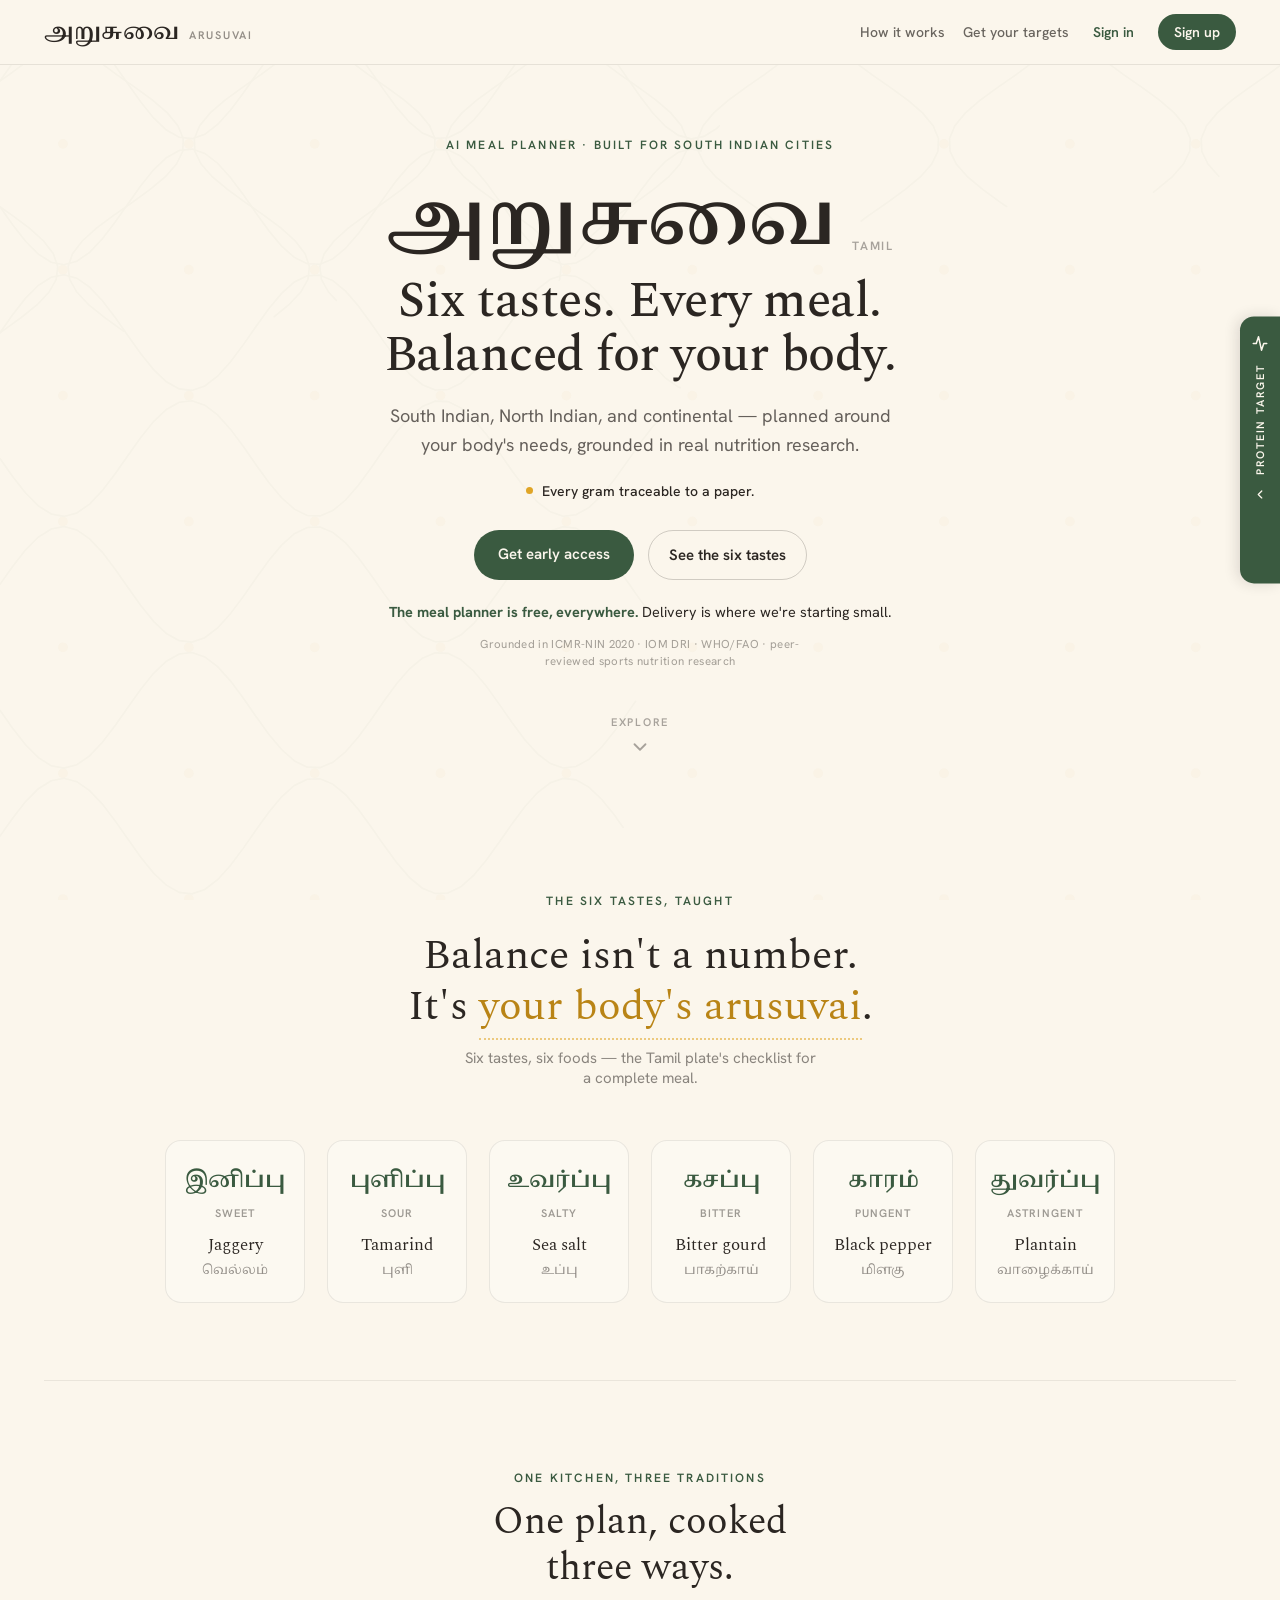
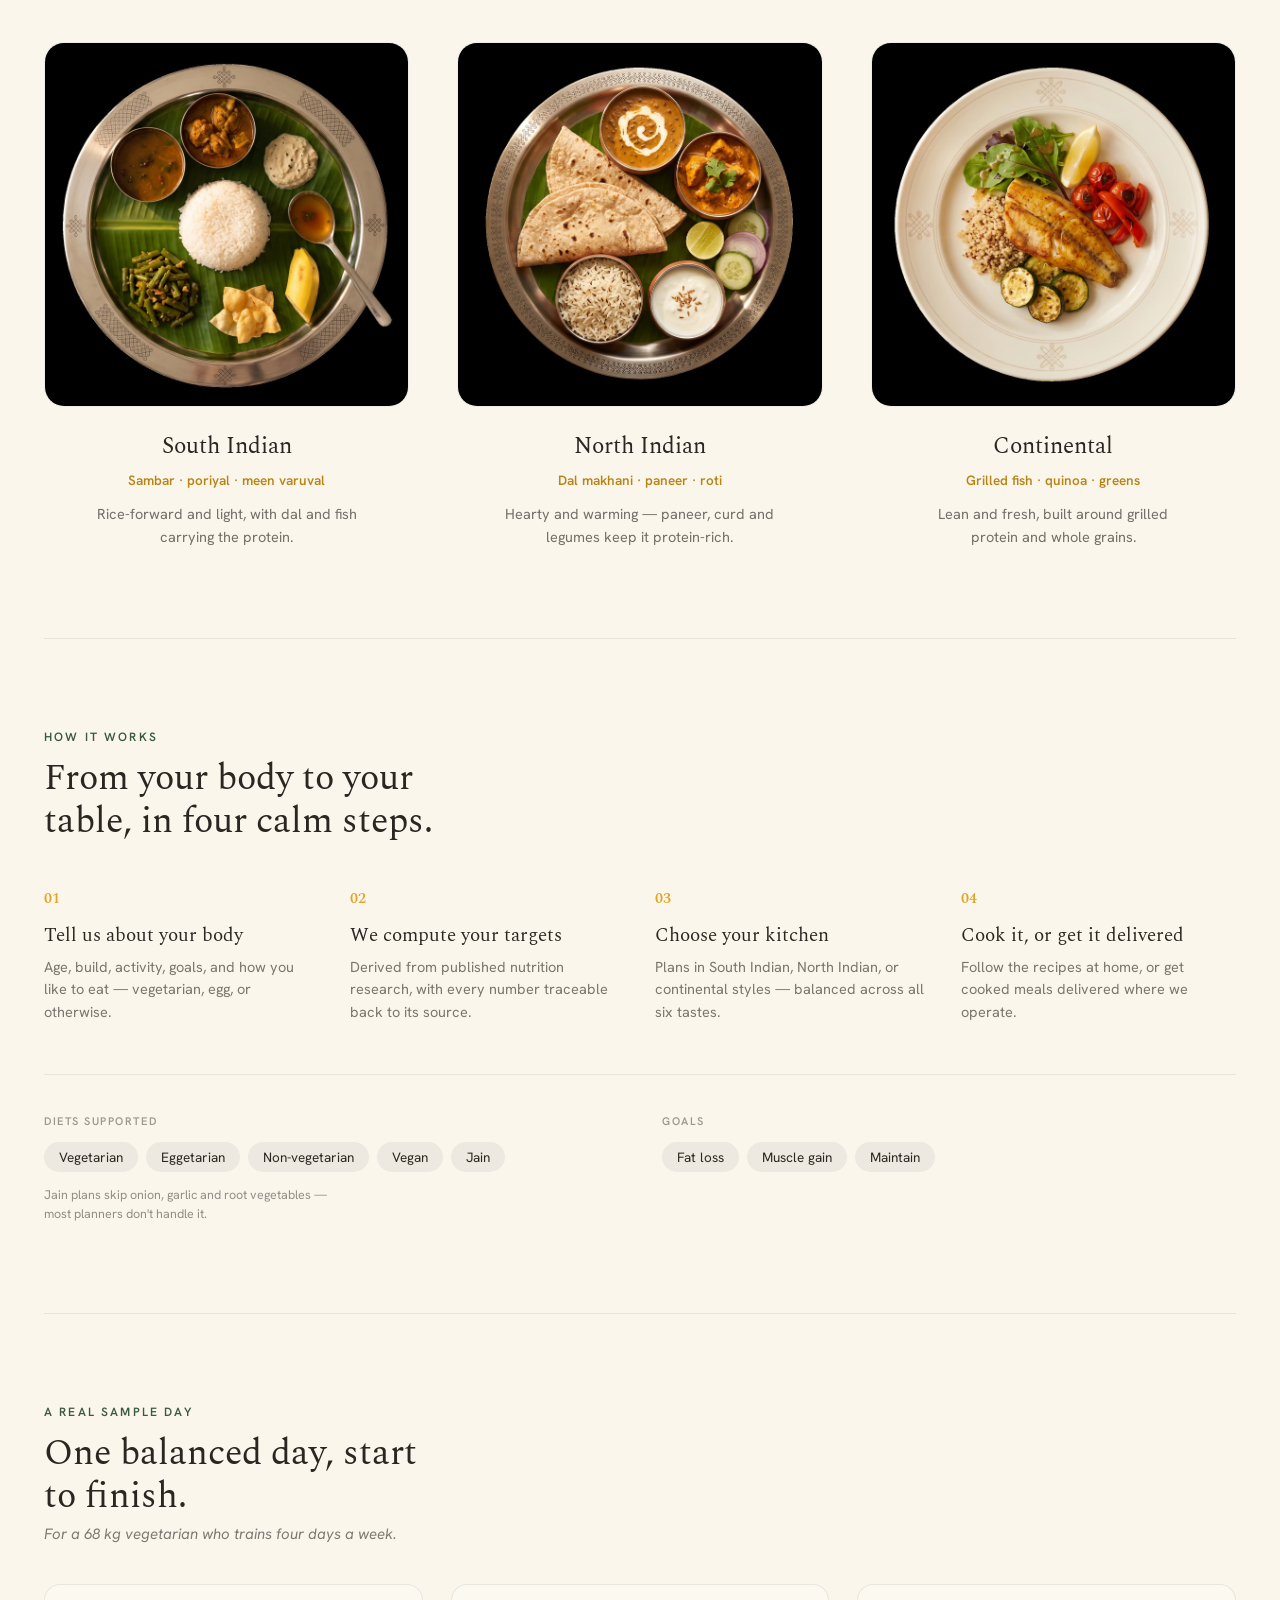
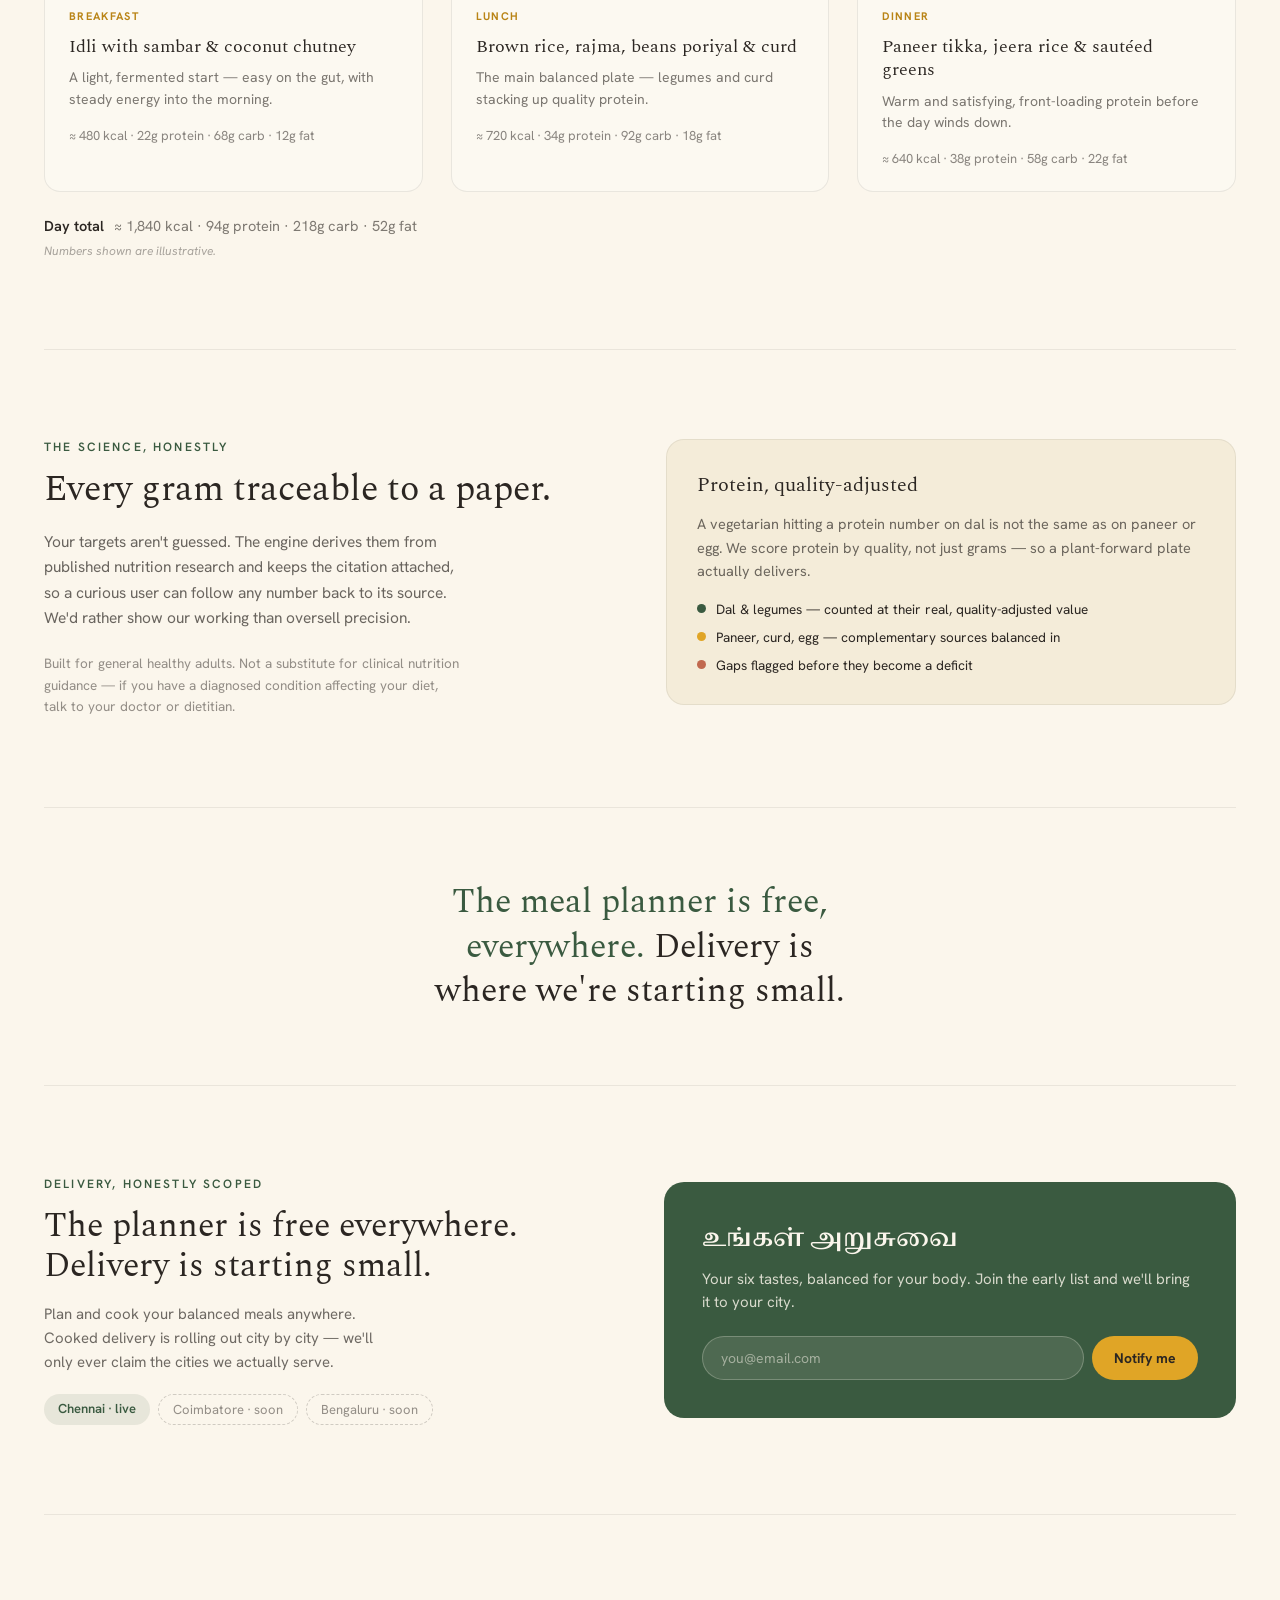
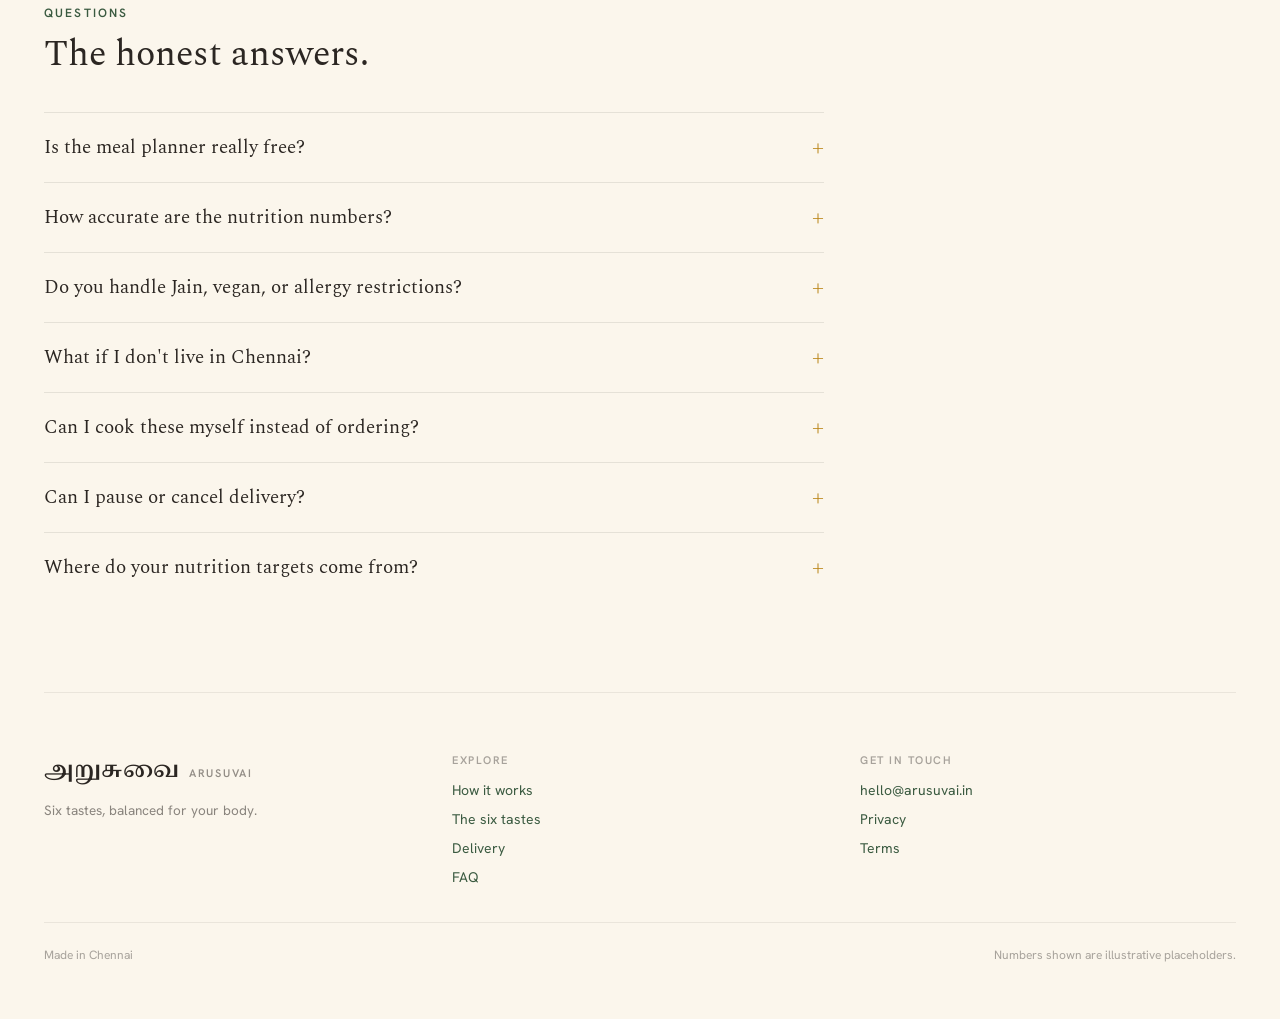
<file: web/index.html>
<!DOCTYPE html>
<html lang="en">
<head>
<meta charset="utf-8">
<meta name="viewport" content="width=device-width, initial-scale=1">
<title>Arusuvai · Six tastes, balanced for your body</title>
<meta name="description" content="An AI meal planner for South Indian cities. South Indian, North Indian and continental meal plans, personalised to your body and grounded in published nutrition research.">
<link rel="preconnect" href="https://fonts.googleapis.com">
<link rel="preconnect" href="https://fonts.gstatic.com" crossorigin>
<link href="https://fonts.googleapis.com/css2?family=Spectral:ital,wght@0,400;0,500;0,600;1,400&family=Hanken+Grotesk:wght@400;500;600;700&family=Noto+Serif+Tamil:wght@400;500;600;700&family=Noto+Serif+Telugu:wght@400;600&family=Noto+Serif+Kannada:wght@400;600&family=Noto+Serif+Malayalam:wght@400;600&display=swap" rel="stylesheet">
<link rel="stylesheet" href="styles.css">
</head>
<body>

<!-- ============ SCROLL-FORMED KOLAM BACKGROUND ============ -->
<!-- The pulli-and-line dot grid drawn at Tamil thresholds; here it breathes:
     draws itself in, holds, unravels. Built in app.js so no image is shipped. -->
<div id="kolam" aria-hidden="true"></div>

<!-- ============ PROTEIN CALCULATOR DOCK (slide-out) ============ -->
<!-- NOTE: this is an illustrative landing-page demo, not the product's target
     engine. The real per-user targets are computed deterministically in the
     Python backend (core/nutrition); the web layer never determines the
     quantities a user relies on. The g/kg factor here is a public rule of
     thumb from Morton et al., shown to convey the product's character. -->
<div id="calcDock" class="calc-dock">
  <div class="calc-panel">
    <div class="calc-card">
      <div class="calc-kicker">Protein target</div>
      <div class="calc-lede">A three-second demo of how targets are set.</div>
      <div class="calc-sentence">
        I weigh <input id="calcWeight" class="w" type="number" min="0" max="250" value="68" aria-label="body weight in kilograms" /> kg and train
        <input id="calcDays" class="d" type="number" min="0" max="7" value="4" aria-label="training days per week" /> days a week.
      </div>
      <div class="calc-result">
        <div class="val">Your protein target: <strong><span id="calcTarget">109</span> g/day</strong></div>
        <div class="calc-cite"><span id="calcFactor">1.6</span> g/kg — Morton et al., meta-analysis of 49 trials</div>
      </div>
    </div>
  </div>
  <button id="calcToggle" class="calc-toggle" aria-expanded="false" aria-controls="calcDock" aria-label="Toggle protein calculator">
    <svg width="18" height="18" viewBox="0 0 24 24" fill="none" stroke="currentColor" stroke-width="2" stroke-linecap="round" stroke-linejoin="round"><path d="M3 12h4l3-9 4 18 3-9h4"></path></svg>
    <span class="lbl">Protein target</span>
    <svg class="chev" width="14" height="14" viewBox="0 0 24 24" fill="none" stroke="currentColor" stroke-width="2.2" stroke-linecap="round" stroke-linejoin="round"><path d="M15 18l-6-6 6-6"></path></svg>
  </button>
</div>

<!-- ============ HEADER ============ -->
<header id="siteHeader" class="site-header">
  <div class="header-inner">
    <div class="brand">
      <span class="brand-ta">அறுசுவை</span>
      <span class="brand-latin">arusuvai</span>
    </div>
    <!-- Rendered by web/header.js, which owns the anonymous/onboarding/
         authenticated states for all three routes. Empty in static markup so
         there is exactly one place a nav item can be written. -->
    <nav class="app-nav" id="appNav" aria-label="Primary"></nav>
  </div>
  <div class="header-rule" aria-hidden="true"></div>
</header>

<div class="wrap">

  <!-- ============ HERO ============ -->
  <section class="hero no-rule">
    <div class="eyebrow">AI meal planner · built for South Indian cities</div>

    <div class="morph-row">
      <span id="morphWord" class="morph-word">அறுசுவை</span>
      <span id="morphLang" class="morph-lang">Tamil</span>
    </div>

    <h1 class="hero-title">Six tastes. Every meal.<br>Balanced for your body.</h1>

    <p class="hero-sub">South Indian, North Indian, and continental — planned around your body's needs, grounded in real nutrition research.</p>

    <div class="cred-line">
      <span class="cred-dot"></span>
      <span>Every gram traceable to a paper.</span>
    </div>

    <div class="cta-row">
      <a href="#early" class="cta cta-solid">Get early access</a>
      <a href="#bloom" class="cta cta-ghost">See the six tastes</a>
    </div>

    <div class="free-line"><strong>The meal planner is free, everywhere.</strong> Delivery is where we're starting small.</div>
    <div class="cred-strip">Grounded in ICMR-NIN 2020 · IOM DRI · WHO/FAO · peer-reviewed sports nutrition research</div>

    <a href="#bloom" class="scroll-cue" aria-label="Scroll to explore the six tastes">
      <span>Explore</span>
      <svg width="22" height="22" viewBox="0 0 24 24" fill="none" stroke="currentColor" stroke-width="2" stroke-linecap="round" stroke-linejoin="round"><path d="M6 9l6 6 6-6"></path></svg>
    </a>
  </section>

  <!-- ============ SIX-FOOD BLOOM ============ -->
  <section id="bloom" class="bloom no-rule">
    <div class="eyebrow">The six tastes, taught</div>
    <h2>Balance isn't a number.<br>It's <span class="accent">your body's arusuvai</span>.</h2>
    <p class="bloom-lede">Six tastes, six foods — the Tamil plate's checklist for a complete meal.</p>

    <div id="bloomGrid" class="bloom-grid">
      <div class="bloom-card"><div class="ta">இனிப்பு</div><div class="taste">Sweet</div><div class="food">Jaggery</div><div class="foodta">வெல்லம்</div></div>
      <div class="bloom-card"><div class="ta">புளிப்பு</div><div class="taste">Sour</div><div class="food">Tamarind</div><div class="foodta">புளி</div></div>
      <div class="bloom-card"><div class="ta">உவர்ப்பு</div><div class="taste">Salty</div><div class="food">Sea salt</div><div class="foodta">உப்பு</div></div>
      <div class="bloom-card"><div class="ta">கசப்பு</div><div class="taste">Bitter</div><div class="food">Bitter gourd</div><div class="foodta">பாகற்காய்</div></div>
      <div class="bloom-card"><div class="ta">காரம்</div><div class="taste">Pungent</div><div class="food">Black pepper</div><div class="foodta">மிளகு</div></div>
      <div class="bloom-card"><div class="ta">துவர்ப்பு</div><div class="taste">Astringent</div><div class="food">Plantain</div><div class="foodta">வாழைக்காய்</div></div>
    </div>
  </section>

  <!-- ============ ONE KITCHEN, THREE TRADITIONS ============ -->
  <section id="kitchens" class="traditions">
    <div class="head">
      <div class="eyebrow sec-eyebrow">One kitchen, three traditions</div>
      <h2 class="sec-title">One plan, cooked three ways.</h2>
    </div>
    <div class="trad-grid">
      <div class="trad-card">
        <div class="trad-plate"><img src="assets/si.jpg" alt="South Indian plate" loading="lazy" onerror="this.remove()"></div>
        <div class="trad-name">South Indian</div>
        <div class="trad-dishes">Sambar · poriyal · meen varuval</div>
        <p class="trad-note">Rice-forward and light, with dal and fish carrying the protein.</p>
      </div>
      <div class="trad-card">
        <div class="trad-plate"><img src="assets/nt.jpg" alt="North Indian plate" loading="lazy" onerror="this.remove()"></div>
        <div class="trad-name">North Indian</div>
        <div class="trad-dishes">Dal makhani · paneer · roti</div>
        <p class="trad-note">Hearty and warming — paneer, curd and legumes keep it protein-rich.</p>
      </div>
      <div class="trad-card">
        <div class="trad-plate"><img src="assets/ct.jpg" alt="Continental plate" loading="lazy" onerror="this.remove()"></div>
        <div class="trad-name">Continental</div>
        <div class="trad-dishes">Grilled fish · quinoa · greens</div>
        <p class="trad-note">Lean and fresh, built around grilled protein and whole grains.</p>
      </div>
    </div>
  </section>

  <!-- ============ HOW IT WORKS ============ -->
  <section id="how" class="how">
    <div class="eyebrow">How it works</div>
    <h2 class="sec-title">From your body to your table, in four calm steps.</h2>
    <div class="steps-grid">
      <div class="step"><div class="n">01</div><div class="t">Tell us about your body</div><div class="b">Age, build, activity, goals, and how you like to eat — vegetarian, egg, or otherwise.</div></div>
      <div class="step"><div class="n">02</div><div class="t">We compute your targets</div><div class="b">Derived from published nutrition research, with every number traceable back to its source.</div></div>
      <div class="step"><div class="n">03</div><div class="t">Choose your kitchen</div><div class="b">Plans in South Indian, North Indian, or continental styles — balanced across all six tastes.</div></div>
      <div class="step"><div class="n">04</div><div class="t">Cook it, or get it delivered</div><div class="b">Follow the recipes at home, or get cooked meals delivered where we operate.</div></div>
    </div>

    <div class="facts">
      <div class="col">
        <div class="lbl">Diets supported</div>
        <div class="tag-row">
          <span class="tag">Vegetarian</span>
          <span class="tag">Eggetarian</span>
          <span class="tag">Non-vegetarian</span>
          <span class="tag">Vegan</span>
          <span class="tag">Jain</span>
        </div>
        <div class="fine">Jain plans skip onion, garlic and root vegetables — most planners don't handle it.</div>
      </div>
      <div class="col">
        <div class="lbl">Goals</div>
        <div class="tag-row">
          <span class="tag">Fat loss</span>
          <span class="tag">Muscle gain</span>
          <span class="tag">Maintain</span>
        </div>
      </div>
    </div>
  </section>

  <!-- ============ A REAL SAMPLE DAY ============ -->
  <section id="sampleday" class="sample">
    <div class="eyebrow">A real sample day</div>
    <h2 class="sec-title">One balanced day, start to finish.</h2>
    <div class="who">For a 68 kg vegetarian who trains four days a week.</div>
    <div class="meal-grid">
      <div class="meal-card"><div class="meal">Breakfast</div><div class="dish">Idli with sambar &amp; coconut chutney</div><p class="desc">A light, fermented start — easy on the gut, with steady energy into the morning.</p><div class="stat">≈ 480 kcal · 22g protein · 68g carb · 12g fat</div></div>
      <div class="meal-card"><div class="meal">Lunch</div><div class="dish">Brown rice, rajma, beans poriyal &amp; curd</div><p class="desc">The main balanced plate — legumes and curd stacking up quality protein.</p><div class="stat">≈ 720 kcal · 34g protein · 92g carb · 18g fat</div></div>
      <div class="meal-card"><div class="meal">Dinner</div><div class="dish">Paneer tikka, jeera rice &amp; sautéed greens</div><p class="desc">Warm and satisfying, front-loading protein before the day winds down.</p><div class="stat">≈ 640 kcal · 38g protein · 58g carb · 22g fat</div></div>
    </div>
    <div class="day-total"><strong>Day total</strong><span class="num">≈ 1,840 kcal · 94g protein · 218g carb · 52g fat</span></div>
    <div class="illus">Numbers shown are illustrative.</div>
  </section>

  <!-- ============ SCIENCE ============ -->
  <section class="science">
    <div class="science-grid">
      <div class="col">
        <div class="eyebrow sec-eyebrow">The science, honestly</div>
        <h2 class="sec-title">Every gram traceable to a paper.</h2>
        <p class="lede">Your targets aren't guessed. The engine derives them from published nutrition research and keeps the citation attached, so a curious user can follow any number back to its source. We'd rather show our working than oversell precision.</p>
        <p class="scope">Built for general healthy adults. Not a substitute for clinical nutrition guidance — if you have a diagnosed condition affecting your diet, talk to your doctor or dietitian.</p>
      </div>
      <div class="col">
        <div class="quality-card">
          <h3>Protein, quality-adjusted</h3>
          <p>A vegetarian hitting a protein number on dal is not the same as on paneer or egg. We score protein by quality, not just grams — so a plant-forward plate actually delivers.</p>
          <div class="quality-list">
            <div><span class="dot" style="background:#3A5A40"></span>Dal &amp; legumes — counted at their real, quality-adjusted value</div>
            <div><span class="dot" style="background:#E0A526"></span>Paneer, curd, egg — complementary sources balanced in</div>
            <div><span class="dot" style="background:#C1694F"></span>Gaps flagged before they become a deficit</div>
          </div>
        </div>
      </div>
    </div>
  </section>

  <!-- ============ FREE PLANNER BAND ============ -->
  <section class="free-band">
    <p><span class="accent">The meal planner is free, everywhere.</span> Delivery is where we're starting small.</p>
  </section>

  <!-- ============ DELIVERY ============ -->
  <section id="early" class="delivery">
    <div class="delivery-grid">
      <div class="col">
        <div class="eyebrow sec-eyebrow">Delivery, honestly scoped</div>
        <h2 class="sec-title">The planner is free everywhere. Delivery is starting small.</h2>
        <p>Plan and cook your balanced meals anywhere. Cooked delivery is rolling out city by city — we'll only ever claim the cities we actually serve.</p>
        <div class="city-row">
          <span class="city live">Chennai · live</span>
          <span class="city soon">Coimbatore · soon</span>
          <span class="city soon">Bengaluru · soon</span>
        </div>
      </div>
      <div class="early-card">
        <div class="ta">உங்கள் அறுசுவை</div>
        <p>Your six tastes, balanced for your body. Join the early list and we'll bring it to your city.</p>
        <form class="early-form" id="earlyForm">
          <input type="email" placeholder="you@email.com" aria-label="email address" required>
          <button type="submit">Notify me</button>
        </form>
      </div>
    </div>
  </section>

  <!-- ============ FAQ ============ -->
  <section id="faq" class="faq">
    <div class="eyebrow">Questions</div>
    <h2 class="sec-title">The honest answers.</h2>
    <div class="faq-list" id="faqList">
      <div class="faq-item">
        <button class="faq-q" aria-expanded="false"><span>Is the meal planner really free?</span><span class="sign">+</span></button>
        <div class="faq-a"><p>Yes. Building and following your plan costs nothing, everywhere. We only charge for cooked delivery, and only in the cities we actually serve.</p></div>
      </div>
      <div class="faq-item">
        <button class="faq-q" aria-expanded="false"><span>How accurate are the nutrition numbers?</span><span class="sign">+</span></button>
        <div class="faq-a"><p>They come from published research and standard food-composition tables — careful estimates, not lab measurements. Good enough to guide real decisions, and every figure shows its source.</p></div>
      </div>
      <div class="faq-item">
        <button class="faq-q" aria-expanded="false"><span>Do you handle Jain, vegan, or allergy restrictions?</span><span class="sign">+</span></button>
        <div class="faq-a"><p>Yes. Vegetarian, eggetarian, non-veg, vegan and Jain (no onion, garlic or root vegetables) are all supported, and you can exclude specific ingredients.</p></div>
      </div>
      <div class="faq-item">
        <button class="faq-q" aria-expanded="false"><span>What if I don't live in Chennai?</span><span class="sign">+</span></button>
        <div class="faq-a"><p>The planner works anywhere. Cooked delivery is live in Chennai and rolling out city by city — join the early list and we'll tell you when we reach you.</p></div>
      </div>
      <div class="faq-item">
        <button class="faq-q" aria-expanded="false"><span>Can I cook these myself instead of ordering?</span><span class="sign">+</span></button>
        <div class="faq-a"><p>Absolutely. Every plan comes with recipes written for a home kitchen. Delivery is an option, never a requirement.</p></div>
      </div>
      <div class="faq-item">
        <button class="faq-q" aria-expanded="false"><span>Can I pause or cancel delivery?</span><span class="sign">+</span></button>
        <div class="faq-a"><p>Any time, no lock-in. Pause for a week or stop entirely from your account.</p></div>
      </div>
      <div class="faq-item">
        <button class="faq-q" aria-expanded="false"><span>Where do your nutrition targets come from?</span><span class="sign">+</span></button>
        <div class="faq-a"><p>ICMR-NIN 2020 for Indian requirements, IOM DRI and WHO/FAO for macros, and peer-reviewed sports-nutrition meta-analyses for protein and activity.</p></div>
      </div>
    </div>
  </section>

  <!-- ============ FOOTER ============ -->
  <footer class="site-footer">
    <div class="footer-grid">
      <div class="col footer-brand">
        <div class="brand">
          <span class="brand-ta">அறுசுவை</span>
          <span class="brand-latin">arusuvai</span>
        </div>
        <p>Six tastes, balanced for your body.</p>
      </div>
      <div class="col">
        <div class="lbl">Explore</div>
        <div class="footer-links">
          <a href="#how">How it works</a>
          <a href="#bloom">The six tastes</a>
          <a href="#early">Delivery</a>
          <a href="#faq">FAQ</a>
        </div>
      </div>
      <div class="col">
        <div class="lbl">Get in touch</div>
        <div class="footer-links">
          <a href="mailto:hello@arusuvai.in">hello@arusuvai.in</a>
          <a href="#">Privacy</a>
          <a href="#">Terms</a>
        </div>
      </div>
    </div>
    <div class="footer-bottom">
      <span>Made in Chennai</span>
      <span>Numbers shown are illustrative placeholders.</span>
    </div>
  </footer>
</div>

<!-- ============ AUTH MODAL ============ -->
<div id="authOverlay" class="modal-overlay" hidden>
  <div class="modal" role="dialog" aria-modal="true" aria-labelledby="authTitle">
    <button id="authClose" class="modal-close" aria-label="Close">×</button>
    <div class="brand">
      <span class="brand-ta">அறுசுவை</span>
      <span class="brand-latin">arusuvai</span>
    </div>
    <h2 id="authTitle">Welcome back</h2>
    <p id="authSub" class="sub">Sign in to pick up your plan where you left off.</p>
    <p class="ob-error" id="authError" hidden></p>
    <form class="fields">
      <label>
        <span>Email</span>
        <input type="email" id="authEmail" placeholder="you@email.com" required>
      </label>
      <label>
        <span>Password</span>
        <input type="password" id="authPassword" placeholder="••••••••" minlength="8" required>
      </label>
      <button type="submit" id="authCta" class="submit">Sign in</button>
    </form>
    <div class="switch">
      <span id="authSwitchLabel">New to Arusuvai?</span>
      <button type="button" id="authSwitch">Create an account</button>
    </div>
  </div>
</div>

<script src="auth.js"></script>
<script src="header.js"></script>
<script src="app.js"></script>
</body>
</html>
</file>
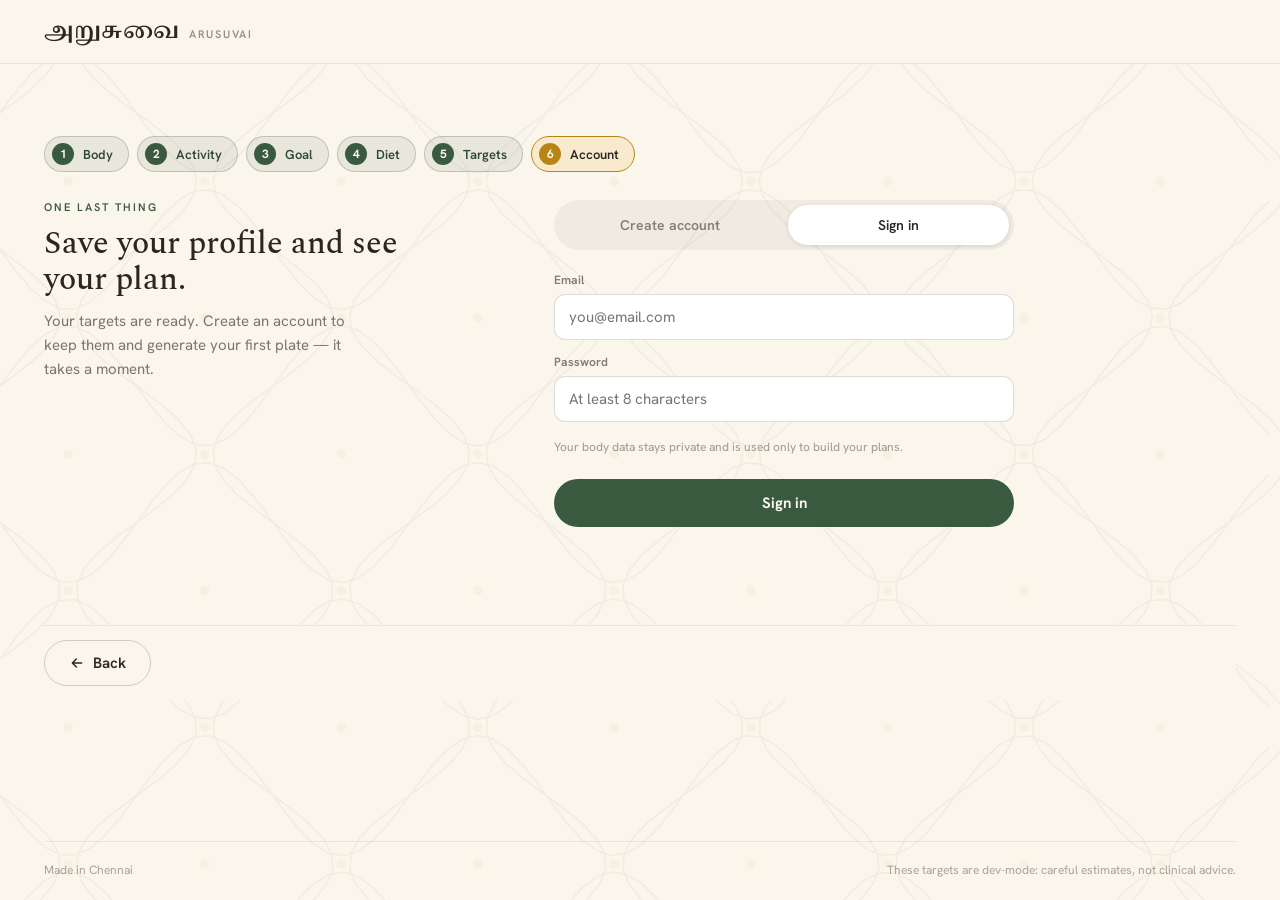
<file: web/dashboard.html>
<!DOCTYPE html>
<html lang="en">
<head>
<meta charset="utf-8">
<meta name="viewport" content="width=device-width, initial-scale=1">
<title>Arusuvai · Your dashboard</title>
<meta name="description" content="Your saved profile and a real plate from the real engine — POST /api/plan, gated on your account.">
<link rel="preconnect" href="https://fonts.googleapis.com">
<link rel="preconnect" href="https://fonts.gstatic.com" crossorigin>
<link href="https://fonts.googleapis.com/css2?family=Spectral:ital,wght@0,400;0,500;0,600;1,400&family=Hanken+Grotesk:wght@400;500;600;700&family=Noto+Serif+Tamil:wght@400;500;600;700&display=swap" rel="stylesheet">
<link rel="stylesheet" href="styles.css">
</head>
<!-- .page-fill: the empty state (signed in, no saved profile) is only a few
     hundred pixels tall, so without this the footer sits mid-screen with bare
     cream below it. See styles.css.
     This page used to add `style="max-width: 1040px"` to its .wrap, which put
     its content column 110px inside its own header's logo. It now takes
     --container-max like every other route; no page sets its own width. -->
<body class="page-fill">

<!-- ============ KOLAM BACKGROUND ============ -->
<div id="kolam" aria-hidden="true"></div>

<!-- ============ HEADER ============ -->
<header id="siteHeader" class="site-header">
  <div class="header-inner">
    <a href="index.html" class="brand" aria-label="Arusuvai — back to the home page">
      <span class="brand-ta">அறுசுவை</span>
      <span class="brand-latin">arusuvai</span>
    </a>
    <!-- See web/header.js: the "authenticated" state, minus its self-link. -->
    <nav class="app-nav" id="appNav" aria-label="Primary"></nav>
  </div>
  <div class="header-rule" aria-hidden="true"></div>
</header>

<div class="wrap">

  <!-- ============ GATE: checking session ============ -->
  <div id="dashGateLoading" class="ob-loading" style="padding-top: clamp(26px, 5vw, 44px);">Checking your session…</div>

  <!-- ============ GATE: signed in, no saved profile ============ -->
  <section class="ob-hero no-rule" id="dashNoProfile" hidden>
    <div class="eyebrow">No saved profile yet</div>
    <h1 class="ob-title">Complete onboarding to see your dashboard.</h1>
    <p class="ob-sub">You're signed in, but there's no profile saved against this account yet.</p>
    <p class="ob-nav"><a href="onboarding.html" class="btn btn-primary">Start onboarding →</a></p>
  </section>

  <!-- ============ DASHBOARD ============ -->
  <div id="dashMain" hidden style="position: relative; z-index: 1; padding: clamp(26px, 5vw, 44px) 0 100px;">

    <div class="tag-row" id="dashProfileTags" style="margin-bottom: clamp(20px, 3vw, 28px);"></div>

    <!-- The same .ob-grid12 the wizard's six steps render into — narrative in
         columns 1-4, controls in 6-12. Not a dashboard-specific two-track
         grid: that is what put this column 110px right of its own logo. -->
    <div class="ob-grid12" style="margin-bottom: clamp(4px, 1vw, 8px);">
      <div class="ob-col-narrative">
        <div class="ob-step-eyebrow">Plate picker</div>
        <div class="ob-step-title" style="font-size: clamp(20px, 3vw, 25px);">Which plate should we solve for?</div>
        <!-- End-user language. This used to send the reader to "CLAUDE.md's
             Meal templates and the build-status table" — repo files nobody
             outside the codebase can open. Same fact, same honesty, addressed
             to the person using the product. -->
        <!-- No count since N30 (2026-10-11): a profile with no snack sees six
             plates, not eight, and "These eight" was then wrong on the page. -->
        <p class="ob-step-sub" id="dashPickerNote">These are the only region-and-meal combinations with verified
          recipe data today. One plate is solved per request, not a full day.</p>
      </div>
      <div class="ob-col-controls">
        <!-- Region-grouped plate cards, ported from Arusuvai Dashboard v2.dc.html.
             The two regions and eight (region, meal_slot) pairs are the real,
             hardcoded set core/planner has templates for today (see the
             build-status table) -- not invented from the mockup. South Indian
             dinner joined 2026-08-24 (TASKS_3.md R4d): it mirrors South Indian
             lunch's own grammar, so it earns a third South Indian card rather
             than a new region group. North Indian breakfast joined the same
             day: it does NOT mirror an existing grammar (three courses, one
             optional) and its own rankability is below the per-template floor
             (2.8% pooled, docs/audit_log.md 2026-08-24) -- the card is added
             because the template and recipes are real and loadable, not
             because the plate reliably solves; the low pass rate is a known,
             documented limitation, not a reason to hide the option. South
             Indian snack joined 2026-09-25 on the same terms: 0/144 profiles
             reach two plates, 25/144 get one (docs/audit_log.md 2026-09-25).
             North Indian snack joined the same day, first withheld because
             it planned 0/144; added once snacks lost their fat/carb floors
             and a plate could hold chaat and tikka together -- 88/144 get a
             plate, 46/144 get two (docs/audit_log.md 2026-09-25, snack
             fat/carb floors).
             Those counts were true when each card was added and are kept as
             history; they are no longer current. As of 2026-09-27 every one of
             the eight templates gives two rankable plates to at least 30% of
             the 144 probe profiles -- North Indian breakfast 85/144, South
             Indian snack 67/144, 734/1152 across the grid (docs/audit_log.md
             2026-09-27, South Indian lunch). Current per-template figures live
             there, not here.
             Card "name"
             is the region only and "note" is a generic, uniformly-true line:
             the mockup's per-card dish names ("Pongal, sambar & chutney") are
             not ported, because the solver -- not this page -- decides which
             dishes fill a plate, and it hasn't run yet when this picker
             renders. -->
        <div class="dash-plate-groups" id="obPlatePicker">
          <div class="dash-plate-region">
            <div class="dash-plate-region-head"><span class="dash-plate-region-label">South Indian</span><span class="dash-plate-region-rule" aria-hidden="true"></span></div>
            <div class="dash-plate-grid">
              <label class="dash-plate-card">
                <input type="radio" name="plate" value="south_indian:breakfast" checked>
                <span class="dash-plate-card-head"><span class="dash-plate-slot">Breakfast</span><span class="dash-plate-dot" aria-hidden="true"></span></span>
                <span class="dash-plate-name">South Indian</span>
                <span class="dash-plate-note">Solved fresh from today's recipe library.</span>
              </label>
              <label class="dash-plate-card">
                <input type="radio" name="plate" value="south_indian:lunch">
                <span class="dash-plate-card-head"><span class="dash-plate-slot">Lunch</span><span class="dash-plate-dot" aria-hidden="true"></span></span>
                <span class="dash-plate-name">South Indian</span>
                <span class="dash-plate-note">Solved fresh from today's recipe library.</span>
              </label>
              <label class="dash-plate-card">
                <input type="radio" name="plate" value="south_indian:dinner">
                <span class="dash-plate-card-head"><span class="dash-plate-slot">Dinner</span><span class="dash-plate-dot" aria-hidden="true"></span></span>
                <span class="dash-plate-name">South Indian</span>
                <span class="dash-plate-note">Solved fresh from today's recipe library.</span>
              </label>
              <label class="dash-plate-card">
                <input type="radio" name="plate" value="south_indian:snack">
                <span class="dash-plate-card-head"><span class="dash-plate-slot">Snack</span><span class="dash-plate-dot" aria-hidden="true"></span></span>
                <span class="dash-plate-name">South Indian</span>
                <span class="dash-plate-note">Solved fresh from today's recipe library.</span>
              </label>
              <div class="dash-plate-more" aria-hidden="true">More South Indian slots open here as recipes are added.</div>
            </div>
          </div>
          <div class="dash-plate-region">
            <div class="dash-plate-region-head"><span class="dash-plate-region-label">North Indian</span><span class="dash-plate-region-rule" aria-hidden="true"></span></div>
            <div class="dash-plate-grid">
              <label class="dash-plate-card">
                <input type="radio" name="plate" value="north_indian:breakfast">
                <span class="dash-plate-card-head"><span class="dash-plate-slot">Breakfast</span><span class="dash-plate-dot" aria-hidden="true"></span></span>
                <span class="dash-plate-name">North Indian</span>
                <span class="dash-plate-note">Solved fresh from today's recipe library.</span>
              </label>
              <label class="dash-plate-card">
                <input type="radio" name="plate" value="north_indian:lunch">
                <span class="dash-plate-card-head"><span class="dash-plate-slot">Lunch</span><span class="dash-plate-dot" aria-hidden="true"></span></span>
                <span class="dash-plate-name">North Indian</span>
                <span class="dash-plate-note">Solved fresh from today's recipe library.</span>
              </label>
              <label class="dash-plate-card">
                <input type="radio" name="plate" value="north_indian:dinner">
                <span class="dash-plate-card-head"><span class="dash-plate-slot">Dinner</span><span class="dash-plate-dot" aria-hidden="true"></span></span>
                <span class="dash-plate-name">North Indian</span>
                <span class="dash-plate-note">Solved fresh from today's recipe library.</span>
              </label>
              <label class="dash-plate-card">
                <input type="radio" name="plate" value="north_indian:snack">
                <span class="dash-plate-card-head"><span class="dash-plate-slot">Snack</span><span class="dash-plate-dot" aria-hidden="true"></span></span>
                <span class="dash-plate-name">North Indian</span>
                <span class="dash-plate-note">Solved fresh from today's recipe library.</span>
              </label>
              <div class="dash-plate-more" aria-hidden="true">More North Indian slots open here as recipes are added.</div>
            </div>
          </div>
        </div>
        <div class="ob-save-actions">
          <!-- .btn-action, not an inline size: this is the same act as the
               wizard's Continue and must be the same control. Placement
               differs (inline, not a sticky bar) because this is a
               single-purpose page — see styles.css, "the page-advancing
               action", for the rule. -->
          <button type="button" class="btn btn-primary btn-action" id="dashGenerate">
            Generate my plate
            <svg width="16" height="16" viewBox="0 0 24 24" fill="none" stroke="currentColor" stroke-width="2.2" stroke-linecap="round" stroke-linejoin="round"><path d="M5 12h14M13 6l6 6-6 6"></path></svg>
          </button>
        </div>
        <div class="ob-endpoint" id="dashEndpointLabel" style="text-align: left;"></div>
      </div>
    </div>

    <div id="obPlanLoading" class="ob-loading" hidden>Calling <code>POST /api/plan</code>…</div>
    <div id="obPlanNetworkError" class="ob-error" hidden></div>

    <div style="margin-top: clamp(28px, 4vw, 38px);">

      <!-- ===== SUCCESS ===== -->
      <section id="obPlanSuccess" hidden>
        <div class="eyebrow" id="obSuccessEyebrow" style="margin-bottom: 14px;"></div>
        <h1 class="ob-title" style="max-width: none;">A plate built for you.</h1>

        <!-- Plate (components) beside its summary + actions on desktop; stacks
             on phones. See styles.css .dash-plan-grid. One plate per call, so
             this is plate | summary, not a fabricated multi-meal day. -->
        <div class="dash-plan-grid">
          <div class="meal-grid">
            <!-- Class set by dashboard-success.js (dash-dish-card) -- left
                 bare here since JS overwrites className on every render. -->
            <div id="obPlanMeals"></div>
            <!-- N8: why a swap did not happen, when it did not. Written by
                 dashboard.js; empty otherwise. -->
            <p class="dash-note" id="obPlanSwapNote" role="status"></p>
          </div>

          <aside class="dash-plan-side">
            <p class="ob-target-sentence" id="obSuccessSentence" style="max-width: 46ch;"></p>
            <!-- Class set by dashboard-success.js (dash-total-card). -->
            <div id="obPlanTotal"></div>
            <!-- Provenance, not decoration. docs/methodology.md requires any
                 rendered plan produced in dev_mode to carry that label in the
                 artifact itself, because this page's real output is a
                 screenshot and "unvalidated" has to survive being viewed with
                 no surrounding context. Sits above the relaxation note: how
                 much of this plate rests on unchecked data outranks which
                 tolerance rungs were walked. See audit finding 37. Class set
                 by dashboard-success.js (dash-callout-amber) when non-empty. -->
            <div id="obPlanProvenance"></div>
            <div class="dash-note" id="obPlanRelaxationNote"></div>

            <div style="display: flex; flex-wrap: wrap; gap: 12px; margin-top: clamp(20px, 3vw, 28px);">
              <!-- Was "Regenerate this plate", which could only ever return
                   the same plate (docs/audit_log.md 2026-09-29). Now undoes
                   the user's swaps; hidden while there are none. -->
              <button type="button" class="btn btn-primary btn-action" id="dashResetPicks" hidden>
                <svg width="15" height="15" viewBox="0 0 24 24" fill="none" stroke="currentColor" stroke-width="2.2" stroke-linecap="round" stroke-linejoin="round"><path d="M21 12a9 9 0 1 1-2.64-6.36M21 3v6h-6"></path></svg>
                Back to the suggested plate
              </button>
              <!-- N11: keep this meal's swaps and removals for next visit, or
                   forget them. Shown by dashboard.js only when they apply. -->
              <button type="button" class="btn btn-primary btn-action" id="dashRememberChoices" hidden>
                Remember these choices
              </button>
              <button type="button" class="btn btn-action is-quiet" id="dashForgetChoices" hidden>
                Forget saved choices
              </button>
            </div>
            <p class="dash-note" id="dashSavedNote" role="status"></p>
          </aside>
        </div>
      </section>

      <!-- ===== HONEST DECLINE ===== -->
      <!-- A decline is prose, not a grid — capped to a readable column rather
           than stretched across the wide dashboard. -->
      <section id="obPlanDecline" hidden style="max-width: 680px;">
        <div class="eyebrow" id="obDeclineEyebrow" style="color: var(--amber-deep); margin-bottom: 14px;"></div>
        <h1 class="ob-title" style="max-width: none;">We'd rather not build this one.</h1>
        <p class="ob-target-sentence" id="obDeclineLede" style="max-width: 56ch;"></p>

        <div class="ob-decline-grid">
          <div class="ob-callout dash-decline-held" style="margin: 0;">
            <div class="ob-callout-head">
              <svg width="15" height="15" viewBox="0 0 24 24" fill="none" stroke="currentColor" stroke-width="2.2" stroke-linecap="round" stroke-linejoin="round"><rect x="4" y="11" width="16" height="10" rx="2"></rect><path d="M8 11V7a4 4 0 0 1 8 0v4"></path></svg>
              <span>Why we stopped</span>
            </div>
            <div class="ob-callout-list" id="obDeclineViolations"></div>
          </div>

          <div>
            <div style="font-size: 11px; letter-spacing: .14em; text-transform: uppercase; color: rgba(43, 38, 34, .45); font-weight: 600; margin-bottom: 14px;">What you can do</div>
            <div class="ob-paths" id="obDeclinePaths"></div>
          </div>
        </div>

        <p class="ob-decline-disclosure" id="obDeclineDisclosure" style="margin-top: 18px;"></p>
        <!-- The decline's counterpart to #obPlanProvenance on the success path.
             A refusal computed from unchecked figures is still a claim, and the
             reader is owed the same disclosure a served plate gets. Class set
             by dashboard-decline.js (dash-callout-amber) when non-empty. -->
        <div id="obDeclineProvenance"></div>

        <div style="display: flex; flex-wrap: wrap; gap: 12px; margin-top: clamp(24px, 3.5vw, 32px);">
          <a href="onboarding.html" class="btn btn-primary btn-action">Adjust my profile</a>
          <button type="button" class="btn btn-action is-quiet" id="dashTryAnother">Try a different plate</button>
        </div>
        <p class="ob-field-note" style="margin-top: 20px; max-width: 56ch;">This isn't an error — it's the plan being honest rather than quietly bending a limit you asked it to hold.</p>
      </section>

    </div>
  </div>

  <!-- ============ FOOTER ============ -->
  <footer class="site-footer">
    <div class="footer-bottom">
      <span>Made in Chennai</span>
      <span>These targets are dev-mode: careful estimates, not clinical advice.</span>
    </div>
  </footer>
</div>

<script src="auth.js"></script>
<script src="header.js"></script>
<script src="kolam.js"></script>
<script src="dashboard-copy.js"></script>
<script src="dashboard-success.js"></script>
<script src="dashboard-decline.js"></script>
<script src="dashboard.js"></script>
</body>
</html>
</file>
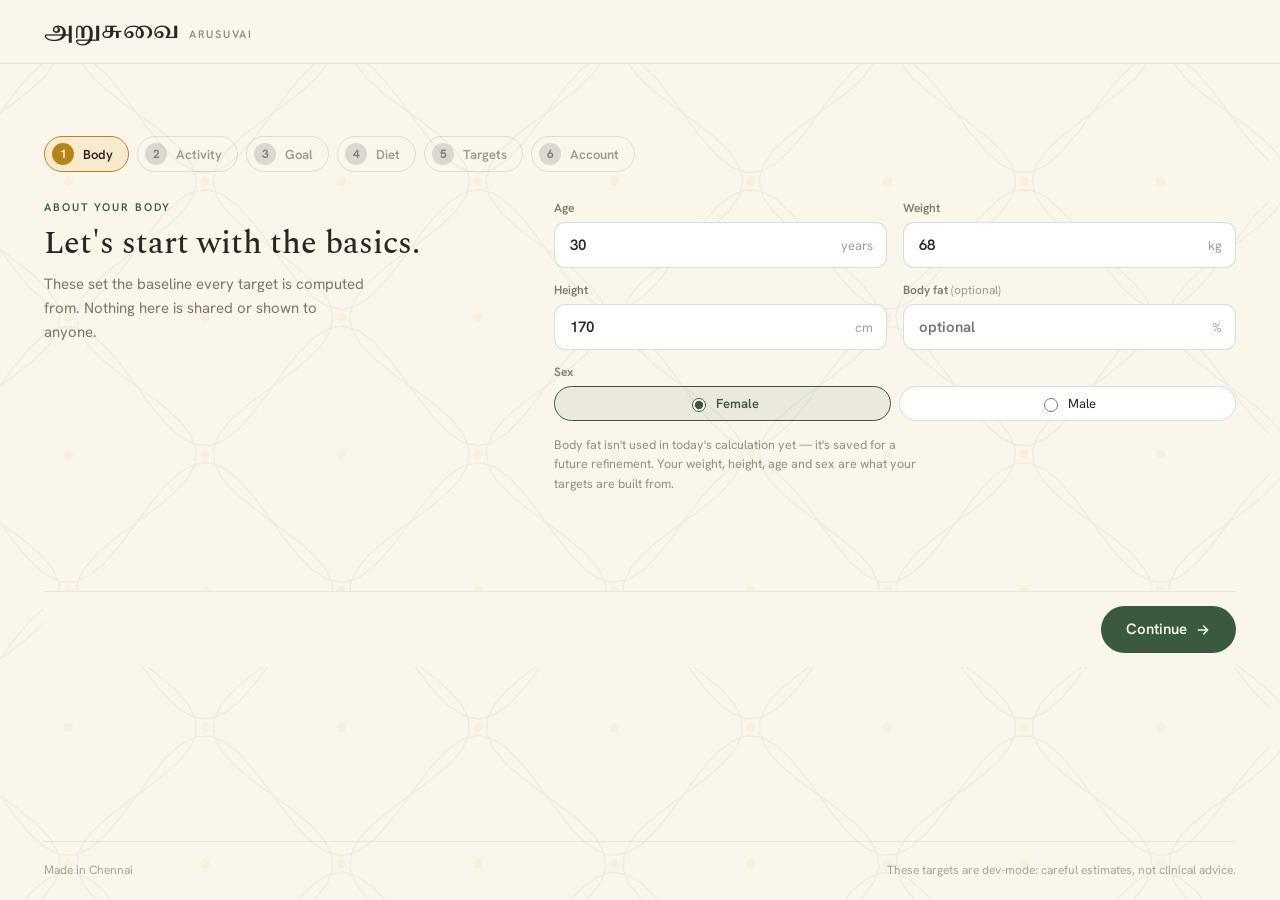
<file: web/onboarding.html>
<!DOCTYPE html>
<html lang="en">
<head>
<meta charset="utf-8">
<meta name="viewport" content="width=device-width, initial-scale=1">
<title>Arusuvai · Your targets and your plan</title>
<meta name="description" content="Six quick steps, then a real target from the real engine — POST /api/targets, not a demo.">
<link rel="preconnect" href="https://fonts.googleapis.com">
<link rel="preconnect" href="https://fonts.gstatic.com" crossorigin>
<link href="https://fonts.googleapis.com/css2?family=Spectral:ital,wght@0,400;0,500;0,600;1,400&family=Hanken+Grotesk:wght@400;500;600;700&family=Noto+Serif+Tamil:wght@400;500;600;700&display=swap" rel="stylesheet">
<link rel="stylesheet" href="styles.css">
</head>
<!-- .page-fill pins the footer to the bottom of the viewport on short steps;
     .ob-page adds the wizard's own measure and its top-aligned offset.
     See styles.css, "THE WIZARD LAYOUT CONTRACT". -->
<body class="ob-page page-fill">

<!-- ============ KOLAM BACKGROUND ============ -->
<div id="kolam" aria-hidden="true"></div>

<!-- ============ HEADER ============ -->
<header id="siteHeader" class="site-header">
  <div class="header-inner">
    <!-- The wizard's only exit for a signed-out visitor: the "onboarding"
         header state writes no nav items on purpose. See styles.css a.brand. -->
    <a href="index.html" class="brand" aria-label="Arusuvai — back to the home page">
      <span class="brand-ta">அறுசுவை</span>
      <span class="brand-latin">arusuvai</span>
    </a>
    <!-- See web/header.js: the "onboarding" state is logo + Log out only. -->
    <nav class="app-nav" id="appNav" aria-label="Primary"></nav>
  </div>
  <div class="header-rule" aria-hidden="true"></div>
</header>

<div class="wrap">

  <!-- ============ WIZARD ============ -->
  <!-- data-step is stamped by onboarding.js showStep(). It no longer drives
       any width: every step renders into the same .ob-grid12 at the same
       measure and the same top offset, so nothing about the page geometry is
       a function of which step you are on. The attribute survives only as a
       hook for the layout test and for debugging. -->
  <section class="ob-wizard no-rule" id="obWizard" data-step="1">

    <!-- ============ PROGRESS ============ -->
    <!-- The "Step N of 6 · Name" line that used to sit under these chips is
         gone: the chips already show position and name the step, so the
         sentence restated both. One signpost, not two. -->
    <nav class="ob-progress2" aria-label="Onboarding progress" id="obProgress">
      <div class="ob-progress2-bars">
        <div class="ob-progress2-seg" data-step="1"><span class="ob-progress2-num">1</span><span class="ob-progress2-label">Body</span></div>
        <div class="ob-progress2-seg" data-step="2"><span class="ob-progress2-num">2</span><span class="ob-progress2-label">Activity</span></div>
        <div class="ob-progress2-seg" data-step="3"><span class="ob-progress2-num">3</span><span class="ob-progress2-label">Goal</span></div>
        <div class="ob-progress2-seg" data-step="4"><span class="ob-progress2-num">4</span><span class="ob-progress2-label">Diet</span></div>
        <div class="ob-progress2-seg" data-step="5"><span class="ob-progress2-num">5</span><span class="ob-progress2-label">Targets</span></div>
        <div class="ob-progress2-seg" data-step="6"><span class="ob-progress2-num">6</span><span class="ob-progress2-label">Account</span></div>
      </div>
    </nav>

    <form id="obForm" class="ob-wizard-card" novalidate>

      <!-- ---- STEP 1: Body ---- -->
      <fieldset class="ob-step" data-step="1">
        <div class="ob-grid12">
          <div class="ob-col-narrative">
            <div class="ob-step-eyebrow">About your body</div>
            <legend class="ob-step-title">Let's start with the basics.</legend>
            <p class="ob-step-sub">These set the baseline every target is computed from. Nothing here is shared or shown to anyone.</p>
          </div>
          <div class="ob-col-controls">
            <div class="ob-body-grid">
              <label class="ob-body-cell" id="cellAge">
                <span class="ob-field-lbl">Age</span>
                <div class="ob-input-unit">
                  <input type="number" id="fAge" name="age_years" min="14" max="99" step="1" value="30" required aria-describedby="errAge">
                  <span class="unit">years</span>
                </div>
                <span class="ob-field-error" id="errAge" hidden></span>
              </label>
              <label class="ob-body-cell" id="cellWeight">
                <span class="ob-field-lbl">Weight</span>
                <div class="ob-input-unit">
                  <input type="number" id="fWeight" name="weight_kg" min="1" step="0.1" value="68" required aria-describedby="errWeight">
                  <span class="unit">kg</span>
                </div>
                <span class="ob-field-error" id="errWeight" hidden></span>
              </label>
              <label class="ob-body-cell" id="cellHeight">
                <span class="ob-field-lbl">Height</span>
                <div class="ob-input-unit">
                  <input type="number" id="fHeight" name="height_cm" min="1" step="0.1" value="170" required aria-describedby="errHeight">
                  <span class="unit">cm</span>
                </div>
                <span class="ob-field-error" id="errHeight" hidden></span>
              </label>
              <label class="ob-body-cell">
                <span class="ob-field-lbl">Body fat <em class="ob-optional">(optional)</em></span>
                <!-- placeholder is the word "optional", not an em dash. A "—"
                     sitting in an empty box beside three filled ones reads as
                     a value the page failed to load, not as "nothing here". -->
                <div class="ob-input-unit">
                  <input type="number" id="fBodyFat" name="body_fat_pct" min="1" max="70" step="0.1" placeholder="optional">
                  <span class="unit">%</span>
                </div>
              </label>
              <div class="ob-body-cell ob-body-cell-wide">
                <span class="ob-field-lbl">Sex</span>
                <div class="ob-sex-toggle" role="radiogroup" aria-label="Sex">
                  <label class="ob-plate-opt ob-selectable"><input type="radio" name="sex" value="female" checked> Female</label>
                  <label class="ob-plate-opt ob-selectable"><input type="radio" name="sex" value="male"> Male</label>
                </div>
              </div>
            </div>
            <p class="ob-field-note">Body fat isn't used in today's calculation yet — it's saved for a future refinement.
              Your weight, height, age and sex are what your targets are built from.</p>
          </div>
        </div>
      </fieldset>

      <!-- ---- STEP 2: Activity ---- -->
      <fieldset class="ob-step" data-step="2" hidden>
        <div class="ob-grid12">
          <div class="ob-col-narrative">
            <div class="ob-step-eyebrow">How you move</div>
            <legend class="ob-step-title">Tell us how active your days are.</legend>
            <p class="ob-step-sub">This sets how much energy your plan is built around — resting days and training days alike.</p>
          </div>
          <div class="ob-col-controls">
            <!-- Both group captions are .ob-group-lbl, so they resolve to the
                 same height and sit on one row. They used to be two different
                 inline-styled spans (one plain, one a flex row with a value
                 readout), which put them ~6px apart. -->
            <div class="ob-two-up">
              <div>
                <span class="ob-group-lbl">Overall activity level</span>
                <div class="ob-goal-row is-stacked" role="radiogroup" aria-label="Activity level">
                  <label class="ob-goal-card ob-selectable">
                    <input type="radio" name="activity" value="sedentary">
                    <span class="ob-goal-t is-compact">Sedentary</span>
                    <span class="ob-goal-d">Desk work, little walking through the day.</span>
                  </label>
                  <label class="ob-goal-card ob-selectable">
                    <input type="radio" name="activity" value="light">
                    <span class="ob-goal-t is-compact">Light</span>
                    <span class="ob-goal-d">On your feet a fair amount, or a short daily walk.</span>
                  </label>
                  <label class="ob-goal-card ob-selectable">
                    <input type="radio" name="activity" value="moderate" checked>
                    <span class="ob-goal-t is-compact">Moderate</span>
                    <span class="ob-goal-d">Active job or regular movement most days.</span>
                  </label>
                  <label class="ob-goal-card ob-selectable">
                    <input type="radio" name="activity" value="active">
                    <span class="ob-goal-t is-compact">Active</span>
                    <span class="ob-goal-d">Physical work or hard training most days.</span>
                  </label>
                  <label class="ob-goal-card ob-selectable">
                    <input type="radio" name="activity" value="very_active">
                    <span class="ob-goal-t is-compact">Very active</span>
                    <span class="ob-goal-d">Hard physical work and hard training, most days.</span>
                  </label>
                </div>
              </div>

              <div>
                <span class="ob-group-lbl ob-group-lbl-row">
                  <span>Training days per week <em class="ob-optional">(optional)</em></span>
                  <!-- Renders empty until a day is chosen. It used to default
                       to a lone "—" parked at the right of the label row,
                       which read as a broken value binding. -->
                  <span class="ob-group-val" id="fTrainDaysVal"></span>
                </span>
                <div class="ob-day-picker" id="obDayPicker" role="group" aria-label="Training days per week">
                  <button type="button" class="ob-day-btn ob-selectable" data-n="0">0</button>
                  <button type="button" class="ob-day-btn ob-selectable" data-n="1">1</button>
                  <button type="button" class="ob-day-btn ob-selectable" data-n="2">2</button>
                  <button type="button" class="ob-day-btn ob-selectable" data-n="3">3</button>
                  <button type="button" class="ob-day-btn ob-selectable" data-n="4">4</button>
                  <button type="button" class="ob-day-btn ob-selectable" data-n="5">5</button>
                  <button type="button" class="ob-day-btn ob-selectable" data-n="6">6</button>
                  <button type="button" class="ob-day-btn ob-selectable" data-n="7">7</button>
                </div>
                <input type="hidden" name="training_days_per_week" id="fTrainingDays" value="">

                <div style="margin-top:22px;">
                  <button type="button" class="ob-toggle-row ob-selectable" id="obResistanceToggle" aria-pressed="false">
                    <span class="ob-toggle-track"><span class="ob-toggle-knob"></span></span>
                    <span>
                      <span class="ob-toggle-t">I do resistance training</span>
                      <span class="ob-toggle-d">Lifting, bodyweight or resistance work.</span>
                    </span>
                  </button>
                </div>
                <input type="hidden" name="resistance_trained" id="fResistanceTrained" value="">

                <p class="ob-field-note" style="margin-top:16px;">Only your overall activity level changes today's energy
                  target. Training days and resistance training are saved for a future refinement — we'd rather say so
                  than imply they're already moving a number.</p>
              </div>
            </div>
          </div>
        </div>
      </fieldset>

      <!-- ---- STEP 3: Goal ---- -->
      <fieldset class="ob-step" data-step="3" hidden>
        <div class="ob-grid12">
          <div class="ob-col-narrative">
            <div class="ob-step-eyebrow">Your goal</div>
            <legend class="ob-step-title">What should this plan work toward?</legend>
            <p class="ob-step-sub">It shifts your energy and protein, never the six-taste balance. You can change it any time.</p>
          </div>
          <div class="ob-col-controls">
            <!-- .is-three, not auto-fit: three cards in an auto-fit grid
                 resolved to 2 columns at this width and left an empty fourth
                 cell — a hole where a reader expects a card. -->
            <div class="ob-goal-row is-three" role="radiogroup" aria-label="Goal">
              <label class="ob-goal-card ob-selectable">
                <input type="radio" name="goal" value="lose_fat">
                <span class="ob-goal-t">Fat loss</span>
                <span class="ob-goal-d">A gentle energy deficit, protein held up to protect muscle.</span>
              </label>
              <label class="ob-goal-card ob-selectable">
                <input type="radio" name="goal" value="maintain" checked>
                <span class="ob-goal-t">Maintain</span>
                <span class="ob-goal-d">Hold steady — energy matched to what your day burns.</span>
              </label>
              <label class="ob-goal-card ob-selectable">
                <input type="radio" name="goal" value="gain_muscle">
                <span class="ob-goal-t">Muscle gain</span>
                <span class="ob-goal-d">A small surplus with the protein to build on.</span>
              </label>
            </div>
          </div>
        </div>
      </fieldset>

      <!-- ---- STEP 4: Diet ---- -->
      <fieldset class="ob-step" data-step="4" hidden>
        <div class="ob-grid12">
          <div class="ob-col-narrative">
            <div class="ob-step-eyebrow">How you eat</div>
            <legend class="ob-step-title">Your kitchen, your rules.</legend>
            <p class="ob-step-sub">Pick how you eat and where your tastes lean. Every plan stays balanced across all six.</p>
          </div>
          <div class="ob-col-controls">
            <span class="ob-group-lbl">Diet pattern</span>
            <div class="ob-pill-row" role="radiogroup" aria-label="Diet pattern">
              <label class="ob-plate-opt ob-selectable"><input type="radio" name="diet" value="non_vegetarian"> Non-vegetarian</label>
              <label class="ob-plate-opt ob-selectable"><input type="radio" name="diet" value="eggetarian"> Eggetarian</label>
              <label class="ob-plate-opt ob-selectable"><input type="radio" name="diet" value="vegetarian" checked> Vegetarian</label>
              <label class="ob-plate-opt ob-selectable"><input type="radio" name="diet" value="vegan"> Vegan</label>
              <label class="ob-plate-opt ob-selectable"><input type="radio" name="diet" value="jain"> Jain</label>
            </div>

            <span class="ob-group-lbl" style="margin-top:20px;">Region preference</span>
            <div class="ob-pill-row" role="radiogroup" aria-label="Region preference">
              <label class="ob-plate-opt ob-selectable"><input type="radio" name="region_pref" value="south_indian" checked> South Indian</label>
              <label class="ob-plate-opt ob-selectable"><input type="radio" name="region_pref" value="north_indian"> North Indian</label>
            </div>
            <!-- End-user language. This sentence used to point the reader at
                 "CLAUDE.md's Meal templates" — a repo file nobody outside the
                 codebase can open. Same fact, addressed to the person using
                 the product. -->
            <p class="ob-field-note">South and North Indian are the two regions with verified recipe data today. Jain
              plans skip onion, garlic and root vegetables automatically.</p>

            <!-- TASKS_3.md N30 (owner 2026-10-11): a snack is the user's
                 choice. "No" shares the snack's part of the day across the
                 three meals and takes the snack plates off the dashboard. -->
            <span class="ob-group-lbl" style="margin-top:20px;">A snack in your day?</span>
            <div class="ob-pill-row" role="radiogroup" aria-label="A snack in your day">
              <label class="ob-plate-opt ob-selectable"><input type="radio" name="eats_snack" value="yes" checked> Yes, plan me a snack</label>
              <label class="ob-plate-opt ob-selectable"><input type="radio" name="eats_snack" value="no"> No snack</label>
            </div>
            <p class="ob-field-note">With no snack, your breakfast, lunch and dinner grow to cover the whole day.</p>

            <div class="ob-flags">
              <span class="ob-flags-title">Anything we should protect around?</span>
              <!-- Compressed from five lines. The cards below name the exact
                   constraint each condition locks, so the paragraph no longer
                   explains the mechanism a second time. -->
              <p class="ob-field-note" style="margin-bottom:16px;">Optional, and nothing here is diagnostic. Whatever you
                disclose becomes a hard limit for your plan — we'd decline to build a plan before loosening it.</p>
              <div class="ob-goal-row is-three">
                <label class="ob-goal-card ob-selectable">
                  <input type="checkbox" name="clinical_flags" value="hypertension">
                  <span class="ob-goal-t is-compact">Hypertension</span>
                  <span class="ob-goal-d">Fixes your sodium ceiling.</span>
                </label>
                <label class="ob-goal-card ob-selectable">
                  <input type="checkbox" name="clinical_flags" value="chronic_kidney_disease">
                  <span class="ob-goal-t is-compact">Chronic kidney disease</span>
                  <span class="ob-goal-d">Fixes sodium and protein.</span>
                </label>
                <label class="ob-goal-card ob-selectable">
                  <input type="checkbox" name="clinical_flags" value="diabetes">
                  <span class="ob-goal-t is-compact">Diabetes</span>
                  <span class="ob-goal-d">Fixes carbohydrate.</span>
                </label>
              </div>
            </div>
          </div>
        </div>
      </fieldset>

      <!-- ---- STEP 5: Target review ---- -->
      <!-- Into the same .ob-grid12 as every other step. This step used to be
           the one that opted out, with its own measure and its own two-column
           split, which is why its stepper and content both landed at a
           different X and Y from the rest of the flow.

           The title is nested inside .ob-col-narrative rather than sitting as
           a direct child of the fieldset. That is the fix for the inverted
           eyebrow/H1 order: a <legend> that IS a fieldset's direct child gets
           hoisted to the top of the box by the browser regardless of source
           order, so this step alone painted its H1 above its eyebrow from
           markup that read eyebrow-first. -->
      <fieldset class="ob-step" data-step="5" hidden>
        <div class="ob-grid12">
          <div class="ob-col-narrative">
            <div class="ob-step-eyebrow">Your daily targets</div>
            <legend class="ob-step-title">Here's what your body is asking for.</legend>
            <p class="ob-step-sub">Computed from your inputs against published references. Estimates, honestly scoped —
              not a medical prescription.</p>
          </div>

          <div class="ob-col-controls">
            <div id="obTargetsLoading" class="ob-loading">Calling <code>POST /api/targets</code>…</div>
            <div id="obTargetsError" class="ob-error" hidden></div>

            <div id="obTargetsOutput" hidden>
              <div class="ob-review-main">
                <div class="ob-status-row">
                  <!-- Filled by renderTargets(); this is the pre-fetch text,
                       and it must not be the API's raw enum either. -->
                  <span class="ob-status-pill" id="obStatusPill">Development estimate</span>
                </div>

                <p class="ob-target-sentence" id="obTargetSentence"></p>

                <div id="obWarningsBlock" class="ob-callout" hidden>
                  <div class="ob-callout-head">
                    <svg width="15" height="15" viewBox="0 0 24 24" fill="none" stroke="currentColor" stroke-width="2.2" stroke-linecap="round" stroke-linejoin="round"><rect x="4" y="11" width="16" height="10" rx="2"></rect><path d="M8 11V7a4 4 0 0 1 8 0v4"></path></svg>
                    <span>Disclosures</span>
                  </div>
                  <div class="ob-callout-list" id="obWarnings"></div>
                </div>

                <div class="ob-stat-grid">
                  <div class="ob-stat-block">
                    <div class="ob-stat-lbl">Energy</div>
                    <div class="ob-stat-line" id="obEnergy"></div>
                  </div>
                  <div class="ob-stat-block">
                    <div class="ob-stat-lbl">Protein — quality-adjusted for your diet</div>
                    <div class="ob-stat-line" id="obProtein"></div>
                  </div>
                  <div class="ob-stat-block">
                    <div class="ob-stat-lbl">Fat &amp; carbohydrate</div>
                    <div class="ob-stat-line" id="obMacros"></div>
                  </div>
                  <div class="ob-stat-block">
                    <div class="ob-stat-lbl">Fibre &amp; sodium</div>
                    <div class="ob-stat-line" id="obFibreSodium"></div>
                  </div>
                </div>
              </div>

              <!-- The citation panel sits under the numbers in the same
                   column, expanded, with no inner scroll of its own. It used
                   to cap at 360px and scroll inside a page that also scrolled
                   — on the one step whose whole purpose is showing sources. -->
              <aside class="ob-review-side">
                <details class="ob-sources" id="obScienceExpander">
                  <summary>Why these numbers? — every source, fetched live</summary>
                  <div id="obScienceLoading" class="ob-loading ob-loading-inline" hidden>Calling <code>GET /api/science</code>…</div>
                  <p class="ob-science-scope" id="obScienceScope"></p>
                  <div class="ob-sources-list" id="obScienceList"></div>
                </details>
              </aside>
            </div>
          </div>
        </div>
      </fieldset>

      <!-- ---- STEP 6: Account hinge ---- -->
      <fieldset class="ob-step" data-step="6" hidden>
        <div class="ob-grid12">
          <div class="ob-col-narrative">
            <div class="ob-step-eyebrow">One last thing</div>
            <legend class="ob-step-title" id="obAccountTitle">Save your profile and see your plan.</legend>
            <p class="ob-step-sub" id="obAccountLede">Your targets are ready. Create an account to keep them and generate your first plate — it takes a moment.</p>
          </div>
          <div class="ob-col-controls">
            <div class="ob-account-panel">
              <!-- ANONYMOUS branch: create-or-sign-in. onboarding.js hides
                   this whole block when a session already exists — asking a
                   signed-in user to "create account" while the header says
                   "Signed in as …" was the flow contradicting itself. -->
              <div id="obAccountAnon">
                <div class="ob-account-tabs" role="tablist">
                  <button type="button" class="ob-account-tab is-selected" id="obTabSignup" role="tab" aria-selected="true">Create account</button>
                  <button type="button" class="ob-account-tab" id="obTabSignin" role="tab" aria-selected="false">Sign in</button>
                </div>

                <div class="ob-account-fields">
                  <label id="cellEmail">
                    <span>Email</span>
                    <input type="email" id="obAccountEmail" placeholder="you@email.com" required aria-describedby="errEmail">
                    <span class="ob-field-error" id="errEmail" hidden></span>
                  </label>
                  <label id="cellPassword">
                    <span>Password</span>
                    <input type="password" id="obAccountPassword" placeholder="At least 8 characters" minlength="8" required aria-describedby="errPassword">
                    <span class="ob-field-error" id="errPassword" hidden></span>
                  </label>
                </div>
                <p class="ob-account-note">Your body data stays private and is used only to build your plans.</p>
              </div>

              <!-- SIGNED-IN branch: nothing to create, nothing to sign into. -->
              <div id="obAccountKnown" hidden>
                <div class="ob-account-confirm">
                  <div class="ob-account-confirm-head">
                    <svg width="15" height="15" viewBox="0 0 24 24" fill="none" stroke="currentColor" stroke-width="2.2" stroke-linecap="round" stroke-linejoin="round"><path d="M20 6L9 17l-5-5"></path></svg>
                    <span>Already signed in</span>
                  </div>
                  <p>Saving these targets to <span class="who" id="obAccountKnownEmail"></span>. This replaces the profile
                    currently on file for that account.</p>
                </div>
              </div>

              <p class="ob-error" id="obAccountError" hidden></p>
              <!-- The single primary on this screen. The action bar's
                   Continue is suppressed on step 6 (see onboarding.js
                   updateNav) — two dark-green filled buttons with no stated
                   difference is two primaries, not one. -->
              <button type="button" class="ob-account-submit" id="obAccountSubmit">Save profile &amp; build my plan</button>
              <div id="obAccountLoading" class="ob-loading" hidden>Saving your profile…</div>
            </div>
          </div>
        </div>
      </fieldset>

      <!-- ---- ACTION BAR ----
           Rendered once by the shell, outside every step fieldset, so all six
           steps get an identical bar at an identical inset. Back is a real
           outline button matching Continue's height, padding and radius; it
           was bare text with no container and no hit area. -->
      <div class="ob-nav">
        <button type="button" class="btn btn-action is-quiet ob-nav-back" id="obBack" hidden>
          <svg width="16" height="16" viewBox="0 0 24 24" fill="none" stroke="currentColor" stroke-width="2.2" stroke-linecap="round" stroke-linejoin="round"><path d="M19 12H5M11 18l-6-6 6-6"></path></svg>
          Back
        </button>
        <button type="button" class="btn btn-primary btn-action ob-nav-next" id="obNext">
          <span id="obNextLabel">Continue</span>
          <svg width="16" height="16" viewBox="0 0 24 24" fill="none" stroke="currentColor" stroke-width="2.2" stroke-linecap="round" stroke-linejoin="round"><path d="M5 12h14M13 6l6 6-6 6"></path></svg>
        </button>
      </div>
      <div class="ob-endpoint" id="obEndpointLabel"></div>
    </form>
  </section>

  <!-- ============ FOOTER ============ -->
  <footer class="site-footer">
    <div class="footer-bottom">
      <span>Made in Chennai</span>
      <span>These targets are dev-mode: careful estimates, not clinical advice.</span>
    </div>
  </footer>
</div>

<script src="auth.js"></script>
<script src="header.js"></script>
<script src="kolam.js"></script>
<script src="onboarding.js"></script>
</body>
</html>
</file>
<file: web/styles.css>
/* Arusuvai landing page — ported from the Claude Design canvas
   (Arusuvai Landing.dc.html) to a self-contained static page with no
   proprietary runtime. Palette, type and motion follow
   data/../uploads/arusuvai_design_brief.md:
     cream #FBF6EC · charcoal #2B2622 · leaf green #3A5A40
     turmeric amber #E0A526 (used sparingly) · terracotta #C1694F
   Motion is slow and warm; one thing moves at a time. */

:root {
  --cream: #FBF6EC;
  --cream-card: #FCF9F1;
  --cream-sink: #F4ECD9;
  --ink: #2B2622;
  --green: #3A5A40;
  --green-dark: #2E4833;
  --amber: #E0A526;
  --amber-deep: #B98416;
  --terracotta: #C1694F;
  /* Added for web/onboarding.html: the first form with real submission
     failure states (a 422 from the API, an unreachable server). Not in the
     original design brief — DESIGN_SYSTEM.md flagged this as undefined, so
     it's registered here rather than left as an inline color. Distinct from
     --terracotta (a tertiary *accent*, not a status color). */
  --error: #B3392C;
  --error-bg: rgba(179, 57, 44, .08);
  /* --field / --field-border were removed 2026-07-29 and folded into
     --surface / --border below. They said "text input" specifically, which is
     why radio cards and pills were free to use a different fill and did — the
     token layer itself encoded the split that made surface colour ambiguous.
     One token now covers every interactive control regardless of its shape. */
  --serif: 'Spectral', Georgia, serif;
  --sans: 'Hanken Grotesk', system-ui, sans-serif;
  --tamil: 'Noto Serif Tamil', serif;
  --rule: rgba(43, 38, 34, .08);

  /* ---- THE CONTAINER TOKEN ----
     Added 2026-07-29. One measure and one inset for every page, every route,
     header through footer. Before this there were three: the landing page at
     1240px, the wizard at its own 1200px, and the dashboard at an inline
     1040px set on .wrap in dashboard.html. That last one is the reason this
     is a token and not a per-page value: the dashboard's HEADER still used
     the global measure while its CONTENT used the inline override, so the
     logo sat at x=305 and the content column beneath it at x=415 — a 110px
     misalignment inside a single page, with the brand visibly hanging off
     the left of everything under it.

     A page may change what it puts inside the container. It may not change
     the container. Nothing below this line, and nothing in any page's markup,
     may set its own max-width on a layout container; the derived rules are
     .wrap, .header-inner and the wizard grid, and tests/test_web_wizard_layout.py
     asserts logo-left == content-left on all three routes rather than
     trusting that promise. */
  --container-max: 1280px;
  --container-pad: clamp(18px, 4vw, 44px);
  /* Kept as the name the rest of this sheet already uses. It is now an alias,
     not an independent value — there is one measure. */
  --max: var(--container-max);

  /* ---- surface / state tokens (single-purpose, one meaning each) ----
     Added 2026-07-29. Before these, one fill value carried two meanings at
     once: cream/tan said "this is a card" on the activity and goal cards but
     a green tint said "this is selected" on the very same component, and the
     day picker said "selected" with a THIRD treatment (solid green, white
     text). Three selected languages and a surface colour doing double duty.
     Surface and state are now orthogonal: --surface answers "is this
     interactive?", --accent-selected answers "is this chosen?", and neither
     is ever used for the other's job. Step components must reference these,
     never a raw hex. */
  --surface: #FFFFFF;            /* every interactive control, always white */
  --surface-page: var(--cream);  /* the page itself */
  --surface-panel: var(--cream-sink); /* read-only panels ONLY (citations) */
  --border: rgba(43, 38, 34, .16);
  --border-selected: var(--green);
  --accent-selected: rgba(58, 90, 64, .08);
  /* Amber has exactly one job in the wizard: marking the current step in the
     stepper. It previously also tinted the dev_mode badge and inline numbers
     in step 5's prose, so "amber" meant three different things on one screen
     and stopped signalling anything. Numbers get weight instead of colour;
     dev_mode gets a neutral treatment. */
  --accent-current: var(--amber-deep);

  /* ---- wizard layout contract (see .ob-shell / .ob-grid12) ----
     --wizard-max was an independent 1200px until 2026-07-29. That was the
     narrower version of the same defect as the dashboard's inline 1040px:
     the wizard's own measure was 40px tighter than the header's, so the
     onboarding logo and the step content did not share a left edge either.
     A route-specific measure is exactly what --container-max exists to
     prevent, so this is now an alias with no value of its own. */
  --wizard-max: var(--container-max);
  --wizard-gutter: 32px;  /* one gutter, all six steps */
  --wizard-top: 72px;     /* fixed offset below the header; NOT centring */
  --ob-nav-h: 76px;       /* sticky action bar; reserved as step padding */

  /* ---- shared type scale ----
     Step 5's review prose was set at clamp(18px,3.4vw,22px) with 1.55 leading
     while every other step's description was a flat 15px/1.6 — the same role
     rendered two sizes apart depending on which step you were on. */
  --text-lead: 16.5px;    /* step 5's review sentence (serif, still larger) */
  --text-body: 15px;      /* every step description */
  --text-note: 12.5px;    /* helper text under a control group */
  --text-label: 12.5px;   /* control-group captions */

  /* ---- kolam background ----
     ONE value for the woven dot grid, on every route. Added 2026-07-30: the
     landing page animated its own inline opacity between .03 and .18 while
     onboarding and the dashboard sat at a flat .06 from this sheet, so the
     same background element was three times stronger on one route than the
     other two and the seam showed on navigation. The landing page still
     breathes — web/app.js multiplies an envelope by this token — but it now
     breathes UP TO the shared value rather than past it, so no route ever
     renders the kolam at a strength another route does not. Change this one
     number to change the background everywhere, including reduced motion. */
  --kolam-opacity: .06;

  /* ---- protein calculator dock (landing page only) ----
     The dock is deliberately anchored to the viewport edge, not to the
     container: it is a persistent utility rail, the one element on the page
     that is not page content. What was NOT defined was what happens when the
     viewport is narrower than the panel it slides open, and the answer used
     to be "the card overflows and is clipped" — at 390px, 308px of card with
     roughly 40px on screen (DESIGN_SYSTEM.md, known inconsistency 0). The
     panel and the card now take their width from this one value, which never
     exceeds the viewport minus room for the toggle, so the open state fits at
     every width instead of being hidden by `overflow-x: clip`. */
  --calc-panel-w: min(308px, calc(100vw - 64px));
}

* { box-sizing: border-box; }
html { -webkit-text-size-adjust: 100%; scroll-behavior: smooth; }
body {
  margin: 0;
  background: var(--cream);
  color: var(--ink);
  font-family: var(--sans);
  -webkit-font-smoothing: antialiased;
  text-rendering: optimizeLegibility;
  overflow-x: clip;
}
a { color: var(--green); text-decoration: none; transition: color .3s ease; }
a:hover { color: var(--amber-deep); }
img { max-width: 100%; display: block; }
button { font-family: var(--sans); }

/* ---------- keyframes ---------- */
@keyframes ar-fadein { from { opacity: 0; transform: translateY(10px); } to { opacity: 1; transform: translateY(0); } }
@keyframes ar-nudge { 0%, 100% { transform: translateY(0); } 50% { transform: translateY(5px); } }

/* ---------- shell ---------- */
.wrap {
  position: relative;
  z-index: 1;
  max-width: var(--container-max);
  margin: 0 auto;
  padding: 0 var(--container-pad);
}
.eyebrow {
  font-size: 12px;
  letter-spacing: .18em;
  text-transform: uppercase;
  color: var(--green);
  font-weight: 600;
}
section { border-top: 1px solid var(--rule); }
section.no-rule { border-top: none; }

/* ---------- kolam background ---------- */
#kolam {
  position: fixed;
  inset: 0;
  z-index: 0;
  pointer-events: none;
  overflow: hidden;
  opacity: var(--kolam-opacity);
}
#kolam svg { width: 100%; height: 100%; }

/* ---------- header ---------- */
.site-header {
  position: sticky;
  top: 0;
  z-index: 30;
  background: var(--cream);
  transition: background .3s ease, backdrop-filter .3s ease;
}
.site-header.scrolled {
  background: rgba(251, 246, 236, .82);
  backdrop-filter: blur(16px) saturate(1.4);
  -webkit-backdrop-filter: blur(16px) saturate(1.4);
}
/* Same measure and the same horizontal inset as .wrap, from the same tokens.
   Only the vertical padding is the header's own. This is what makes the logo
   share a left edge with the content below it on every route. */
.header-inner {
  max-width: var(--container-max);
  margin: 0 auto;
  padding: 14px var(--container-pad);
  display: flex;
  align-items: center;
  justify-content: space-between;
  gap: 16px;
}
.header-rule { height: 1px; background: rgba(43, 38, 34, .1); }
.brand { display: flex; align-items: baseline; gap: 10px; }
/* The brand is the only way out of the onboarding wizard for an anonymous
   visitor: that state deliberately renders no nav items (web/header.js), so
   without this the sole exit is the browser's back button. It carries no
   colour of its own, so `a { color: var(--green) }` would tint the wordmark
   on hover -- the affordance is a cursor and a slight fade, not a colour
   change. .brand-ta/.brand-latin set their own colours, so opacity is the
   one property that reaches both. */
a.brand { cursor: pointer; transition: opacity .25s ease; }
a.brand:hover { opacity: .62; }
.brand-ta { font-family: var(--tamil); font-weight: 600; font-size: 22px; color: var(--ink); letter-spacing: .2px; }
.brand-latin { font-size: 11px; letter-spacing: .16em; text-transform: uppercase; color: rgba(43, 38, 34, .5); font-weight: 600; }
/* One nav, for all three header states (see web/header.js). It replaces .nav
   on the landing page and .ob-authbar on the two app pages, which were two
   layouts for the same strip: .nav laid out left-to-right with an 18px gap,
   .ob-authbar right-aligned with a 10px gap and its own wrapping rules, so
   the same "Log out" button sat at a different height and spacing depending
   on which page you were on. */
.app-nav { display: flex; flex-wrap: wrap; align-items: center; justify-content: flex-end; gap: 18px; min-width: 0; }
.app-nav a { font-size: 14px; font-weight: 500; color: rgba(43, 38, 34, .7); }
.app-nav a:hover { color: var(--green); }
.app-nav .btn-link { font-size: 14px; }
/* The address truncates rather than forcing a horizontal scroll on every
   signed-in page; the full value stays the element's text content. */
.hdr-email { font-size: 13px; color: rgba(43, 38, 34, .55); min-width: 0; overflow: hidden; text-overflow: ellipsis; white-space: nowrap; }

/* ---------- buttons ---------- */
.btn { cursor: pointer; border: none; font-family: var(--sans); white-space: nowrap; transition: background .3s, transform .3s, color .3s, border-color .3s; }
.btn-link { font-size: 14px; font-weight: 600; color: var(--green); background: none; padding: 9px 6px; }
.btn-link:hover { color: var(--green-dark); }
.btn-primary { font-size: 14px; font-weight: 600; color: var(--cream); background: var(--green); padding: 9px 16px; border-radius: 999px; }

/* ---------- the page-advancing action ----------
   THE RULE, so that this is a decision rather than an accident:

     A multi-step flow puts its advancing action in the sticky bottom bar
     (.ob-nav). Progression is the mental model there — the reader's eye
     learns one place and Continue never moves between steps.

     A single-purpose page puts its action inline, directly beneath the
     controls it acts on (.ob-save-actions). There is no progression to
     anchor, and a sticky bar for one button is chrome around a single act.

   The placements differ because the pages differ; the BUTTONS must not. Both
   were separately sized before — the wizard's Continue at 13px/24px from a
   rule, the dashboard's Generate at 14px/26px from an inline style, its
   Regenerate at 14px/24px from another — so the same act looked like a
   slightly different control depending on where you met it. One class now
   carries that geometry, and neither placement may set its own.

   .is-quiet is the secondary emphasis (wizard Back, "Try a different plate"):
   same geometry, outlined instead of filled. */
/* box-sizing + a transparent border, so the outlined variant is not 2px
   taller than the filled one; an explicit line-height, so an <a class="btn
   btn-action"> is not taller than a <button> with the same class inheriting
   the body's 1.6. Measured: 46 / 48 / 48px across the three before this. */
.btn-action { box-sizing: border-box; padding: 13px 24px; border: 1px solid transparent; border-radius: 999px;
  font-size: 15px; font-weight: 600; line-height: 1.25; display: inline-flex; align-items: center; gap: 8px; }
/* An explicit display value beats the `hidden` attribute's UA `display:none`,
   so buttons hidden per step (Back on step 1, Continue on step 6) kept
   rendering until this existed. */
.btn-action[hidden] { display: none; }
.btn-primary.btn-action:not(:disabled):hover { transform: translateY(-1px); }
.btn-action.is-quiet { background: transparent; border-color: rgba(43, 38, 34, .2); color: var(--ink); }
.btn-action.is-quiet:hover { border-color: var(--green); color: var(--green); }
.btn-primary:hover { background: var(--green-dark); }
.cta { font-family: var(--sans); font-size: 15px; font-weight: 600; padding: 14px 24px; border-radius: 999px; display: inline-block; }
.cta-solid { color: var(--cream); background: var(--green); }
.cta-solid:hover { background: var(--green-dark); color: var(--cream); transform: translateY(-1px); }
.cta-ghost { color: var(--ink); padding: 14px 20px; border: 1px solid rgba(43, 38, 34, .2); }
.cta-ghost:hover { border-color: var(--green); color: var(--green); }

/* ---------- protein calculator dock ---------- */
.calc-dock {
  position: fixed;
  top: 50%;
  right: 0;
  transform: translateY(-50%);
  z-index: 45;
  display: flex;
  align-items: stretch;
}
.calc-panel { width: 0; overflow: hidden; transition: width .42s cubic-bezier(.22, .61, .36, 1); }
.calc-dock.open .calc-panel { width: var(--calc-panel-w); }
/* The card keeps an explicit width rather than 100%: the panel collapses to
   0 to animate, and a percentage card would squeeze its own text during the
   transition instead of sliding out from behind the edge. Same token as the
   panel, so the two can never disagree -- that disagreement is what let the
   card sit 308px wide inside a 40px-visible panel at 390px. */
.calc-card {
  width: var(--calc-panel-w);
  background: var(--cream-card);
  border: 1px solid rgba(43, 38, 34, .12);
  border-right: none;
  border-radius: 16px 0 0 16px;
  box-shadow: -8px 0 28px rgba(43, 38, 34, .1);
  padding: 22px 22px 24px;
}
.calc-kicker { font-size: 11px; letter-spacing: .16em; text-transform: uppercase; color: var(--green); font-weight: 600; margin-bottom: 4px; }
.calc-lede { font-size: 12.5px; color: rgba(43, 38, 34, .55); line-height: 1.5; margin-bottom: 16px; }
.calc-sentence { font-family: var(--serif); font-size: 18px; line-height: 1.9; color: var(--ink); }
.calc-sentence input {
  font: inherit; font-weight: 600; color: var(--amber-deep); text-align: center;
  background: transparent; border: none; border-bottom: 2px solid rgba(224, 165, 38, .5);
  outline: none; padding: 0 2px;
}
.calc-sentence input.w { width: 2.9em; }
.calc-sentence input.d { width: 1.9em; }
.calc-result { margin-top: 16px; padding-top: 16px; border-top: 1px solid rgba(43, 38, 34, .1); }
.calc-result .val { font-size: 16px; color: var(--ink); }
.calc-result .val strong { font-weight: 700; color: var(--green); }
.calc-cite { font-size: 12px; color: rgba(43, 38, 34, .5); font-style: italic; margin-top: 6px; line-height: 1.5; }
.calc-toggle {
  flex: none;
  background: var(--green);
  color: var(--cream);
  border: none;
  cursor: pointer;
  border-radius: 14px 0 0 14px;
  padding: 18px 11px;
  display: flex;
  flex-direction: column;
  align-items: center;
  gap: 12px;
  box-shadow: -3px 0 14px rgba(43, 38, 34, .14);
  transition: background .3s;
}
.calc-toggle:hover { background: var(--green-dark); }
.calc-toggle .lbl { writing-mode: vertical-rl; transform: rotate(180deg); font-size: 11px; letter-spacing: .16em; text-transform: uppercase; font-weight: 600; }
.calc-toggle .chev { transition: transform .4s ease; }
.calc-dock.open .calc-toggle .chev { transform: rotate(180deg); }
/* Behaviour below the point where the open panel would cover the reading
   column, which was previously undefined. 1100px is not a new number: it is
   the same collapse point .ob-grid12 uses, the width at which this project
   already decided a two-track layout stops fitting. Above it the dock sits at
   the vertical centre, beside the content. At or below it the dock drops to
   the bottom corner, so an open panel overlaps the end of the page rather
   than the middle of the paragraph the reader is in. The ≤560px rule further
   down only repeats the anchoring; the width is handled by --calc-panel-w at
   every size, so there is no width at which the card is clipped. */
@media (max-width: 1100px) {
  .calc-dock { top: auto; bottom: 16px; transform: none; }
}
/* On a phone the closed rail (40 x 267px, 309px at 320) sat over the right
   edge of the landing text. It becomes a one-line pill in the bottom corner,
   and the drawer opens upward above it instead of leftward beside it
   (column, not column-reverse: the drawer comes first in the markup, and
   reversed it stacked the closed 0px-wide, full-height drawer under the
   pill, which then floated ~290px up the screen). The
   panel and card still take their width from --calc-panel-w, so the open
   drawer fits exactly as before. Pinned by
   tests/test_web_mobile.py::test_the_closed_calculator_tab_is_small_on_a_phone. */
@media (max-width: 560px) {
  .calc-dock { right: 12px; bottom: calc(12px + env(safe-area-inset-bottom, 0px)); flex-direction: column; align-items: flex-end; gap: 8px; }
  .calc-toggle { flex-direction: row; gap: 8px; min-height: 44px; padding: 0 16px; border-radius: 999px; box-shadow: 0 4px 14px rgba(43, 38, 34, .18); }
  .calc-toggle .lbl { writing-mode: horizontal-tb; transform: none; }
  /* The chevron points up (opens) and down (closes): it is drawn pointing left. */
  .calc-toggle .chev { transform: rotate(90deg); }
  .calc-dock.open .calc-toggle .chev { transform: rotate(-90deg); }
  /* No shadow: the panel's overflow:hidden would cut it into a square. */
  .calc-card { border-right: 1px solid rgba(43, 38, 34, .12); border-radius: 16px; box-shadow: none; }
}

/* ---------- hero ---------- */
.hero {
  padding: clamp(34px, 6vw, 72px) 0 clamp(8px, 2vw, 20px);
  text-align: center;
  display: flex;
  flex-direction: column;
  align-items: center;
}
.hero .eyebrow { margin-bottom: 34px; }
/* align-items: flex-end, NOT baseline. The row cycles Tamil, Telugu, Kannada
   and Malayalam through one slot, and those four fonts put their baseline at
   different heights within the same font-size — so a baseline-aligned label
   moved every 2.5s, sitting mid-glyph on the Malayalam frame and lower on the
   Kannada one. The word is an inline-block with line-height .96, which makes
   its box exactly .96em tall whatever script is in it; aligning to the bottom
   of that box is therefore script-independent by construction. The old
   `padding-bottom: 16px` on the label was the hand-tuned compensation for the
   baseline drift and is gone with the cause. */
.morph-row { display: flex; align-items: flex-end; justify-content: center; gap: 16px; flex-wrap: wrap; margin-bottom: 2px; min-height: 1.05em; }
.morph-word {
  display: inline-block; line-height: .96;
  font-size: clamp(44px, 7vw, 74px); color: var(--ink); font-weight: 600;
  font-family: var(--tamil);
  transition: opacity .5s ease;
}
.morph-lang { font-size: 12px; letter-spacing: .14em; text-transform: uppercase; color: rgba(43, 38, 34, .4); font-weight: 600; padding-bottom: 4px; transition: opacity .5s ease; }
.hero-title { font-family: var(--serif); font-weight: 500; font-size: clamp(30px, 4.8vw, 50px); line-height: 1.08; letter-spacing: -.01em; margin: 14px 0 0; color: var(--ink); max-width: 22ch; }
.hero-sub { font-size: clamp(16px, 1.7vw, 18px); line-height: 1.6; color: rgba(43, 38, 34, .72); max-width: 52ch; margin: 20px 0 0; text-wrap: pretty; }
.cred-line { display: flex; align-items: center; justify-content: center; gap: 9px; margin: 22px 0 0; }
.cred-dot { width: 7px; height: 7px; border-radius: 50%; background: var(--amber); flex: none; }
.cred-line span:last-child { font-size: 14px; font-weight: 500; color: var(--ink); }
.cta-row { display: flex; flex-wrap: wrap; justify-content: center; gap: 14px; margin-top: 30px; }
.free-line { font-size: 14.5px; color: var(--ink); margin-top: 22px; }
.free-line strong { color: var(--green); }
.cred-strip { font-size: 11.5px; letter-spacing: .03em; color: rgba(43, 38, 34, .42); margin-top: 14px; max-width: 54ch; line-height: 1.5; }
.scroll-cue { margin-top: clamp(30px, 4vw, 46px); display: flex; flex-direction: column; align-items: center; gap: 7px; color: rgba(43, 38, 34, .4); }
.scroll-cue:hover { color: var(--green); }
.scroll-cue span { font-size: 11px; letter-spacing: .16em; text-transform: uppercase; font-weight: 600; }
.scroll-cue svg { animation: ar-nudge 2s ease-in-out infinite; }

/* ---------- section headings ---------- */
.sec-eyebrow { margin-bottom: 14px; }
.sec-title { font-family: var(--serif); font-weight: 400; line-height: 1.2; color: var(--ink); margin: 0; }

/* ---------- six-food bloom ---------- */
.bloom { padding: clamp(60px, 9vw, 120px) 0 clamp(40px, 6vw, 80px); text-align: center; }
.bloom .eyebrow { margin-bottom: 22px; }
.bloom h2 { font-family: var(--serif); font-weight: 400; font-size: clamp(26px, 4vw, 42px); line-height: 1.2; margin: 0 auto; max-width: 24ch; color: var(--ink); }
.bloom h2 .accent { color: var(--amber-deep); border-bottom: 2px dotted rgba(224, 165, 38, .55); white-space: nowrap; }
.bloom-lede { font-size: 15px; color: rgba(43, 38, 34, .55); margin: 16px auto 0; max-width: 44ch; }
.bloom-grid { display: flex; flex-wrap: wrap; justify-content: center; gap: clamp(12px, 2vw, 22px); margin-top: clamp(30px, 5vw, 52px); }
.bloom-card {
  flex: 0 0 auto; width: 140px; padding: 22px 12px;
  background: var(--cream-card); border: 1px solid rgba(43, 38, 34, .09); border-radius: 16px;
  opacity: 0; transform: translateY(16px) scale(.96);
  transition: opacity .7s ease, transform .7s cubic-bezier(.22, .61, .36, 1);
}
.bloom-grid.in .bloom-card { opacity: 1; transform: translateY(0) scale(1); }
.bloom-grid.in .bloom-card:nth-child(1) { transition-delay: 0ms; }
.bloom-grid.in .bloom-card:nth-child(2) { transition-delay: 80ms; }
.bloom-grid.in .bloom-card:nth-child(3) { transition-delay: 160ms; }
.bloom-grid.in .bloom-card:nth-child(4) { transition-delay: 240ms; }
.bloom-grid.in .bloom-card:nth-child(5) { transition-delay: 320ms; }
.bloom-grid.in .bloom-card:nth-child(6) { transition-delay: 400ms; }
.bloom-card .ta { font-family: var(--tamil); font-size: 22px; font-weight: 600; color: var(--green); margin-bottom: 8px; }
.bloom-card .taste { font-size: 11px; letter-spacing: .1em; text-transform: uppercase; color: rgba(43, 38, 34, .45); font-weight: 600; margin-bottom: 12px; }
.bloom-card .food { font-family: var(--serif); font-size: 17px; color: var(--ink); }
.bloom-card .foodta { font-family: var(--tamil); font-size: 13px; color: rgba(43, 38, 34, .5); margin-top: 2px; }

/* ---------- one kitchen, three traditions ---------- */
.traditions { padding: clamp(50px, 7vw, 90px) 0; }
.traditions .head { text-align: center; margin-bottom: clamp(30px, 4vw, 50px); }
.traditions h2 { font-size: clamp(24px, 3.4vw, 38px); margin: 0 auto; max-width: 20ch; }
/* Every auto-fit grid below takes min(Npx, 100%) as its column minimum, the
   same form .dash-plate-grid already used. A bare Npx minimum is wider than
   the content column on a narrow phone (284px at 320px after the 18px
   inset), so the single remaining column overhung the column's right edge.
   Above N the min() is a no-op. */
.trad-grid { display: grid; grid-template-columns: repeat(auto-fit, minmax(min(260px, 100%), 1fr)); gap: clamp(24px, 4vw, 48px); }
.trad-card { text-align: center; min-width: 0; }
.trad-plate {
  aspect-ratio: 1 / 1; border-radius: 20px; margin-bottom: 22px;
  border: 1px solid rgba(43, 38, 34, .06); overflow: hidden;
  /* Fallback while the real cut-out plate photo is dropped into web/assets/.
     A quiet concentric-ring motif in the leaf/amber palette, not a grey box. */
  background:
    radial-gradient(circle at 50% 50%, transparent 0 33%, rgba(43, 38, 34, .05) 33% 34%, transparent 34%),
    radial-gradient(circle at 50% 50%, transparent 0 45%, rgba(58, 90, 64, .10) 45% 46%, transparent 46%),
    radial-gradient(circle at 50% 42%, rgba(224, 165, 38, .10), transparent 55%),
    var(--cream-card);
}
.trad-plate img { width: 100%; height: 100%; object-fit: cover; }
.trad-name { font-family: var(--serif); font-size: 23px; color: var(--ink); margin-bottom: 7px; }
.trad-dishes { font-size: 13.5px; color: var(--amber-deep); font-weight: 600; margin-bottom: 13px; }
.trad-note { font-size: 14.5px; line-height: 1.6; color: rgba(43, 38, 34, .65); max-width: 34ch; margin: 0 auto; text-wrap: pretty; }

/* ---------- how it works ---------- */
.how { padding: clamp(50px, 7vw, 90px) 0; }
.how h2 { font-size: clamp(24px, 3.4vw, 36px); margin: 0 0 clamp(28px, 4vw, 44px); max-width: 22ch; }
.how .eyebrow { margin-bottom: 12px; }
.steps-grid { display: grid; grid-template-columns: repeat(auto-fit, minmax(min(230px, 100%), 1fr)); gap: clamp(18px, 2.5vw, 30px); }
.step { min-width: 0; }
.step .n { font-family: var(--serif); font-size: 15px; color: var(--amber); font-weight: 600; margin-bottom: 14px; }
.step .t { font-family: var(--serif); font-size: 19px; color: var(--ink); margin-bottom: 8px; line-height: 1.25; }
.step .b { font-size: 14.5px; color: rgba(43, 38, 34, .62); line-height: 1.55; }
.facts { margin-top: clamp(34px, 4vw, 52px); padding-top: clamp(28px, 3vw, 40px); border-top: 1px solid var(--rule); display: grid; grid-template-columns: repeat(auto-fit, minmax(min(240px, 100%), 1fr)); gap: clamp(24px, 4vw, 44px); }
.facts .col { min-width: 0; }
.facts .lbl { font-size: 11px; letter-spacing: .14em; text-transform: uppercase; color: rgba(43, 38, 34, .45); font-weight: 600; margin-bottom: 14px; }
.tag-row { display: flex; flex-wrap: wrap; gap: 8px; }
/* ONE fill, because .tag has exactly one job: a read-only summary of a value
   the user already chose. It used to fork on what the value was ABOUT --
   .tag-diet sage, .tag-goal amber -- which on the dashboard put "Vegetarian"
   and "Maintain" side by side in two different colours while being the same
   class of element read out of the same saved profile. The colour was
   carrying no information the label wasn't already carrying.

   Neutral rather than sage, deliberately: these sit directly above the plate
   picker, whose chosen pill is --accent-selected (a sage tint). A read-only
   chip in the selected colour, inches from a control where that colour means
   "you picked this", invites the reading that the chips are selectable too.
   Different job, different surface. */
.tag { font-size: 13.5px; color: var(--ink); border-radius: 999px; padding: 6px 15px; background: rgba(43, 38, 34, .06); }
.facts .fine { font-size: 12.5px; line-height: 1.55; color: rgba(43, 38, 34, .5); margin-top: 13px; max-width: 42ch; }

/* ---------- sample day ---------- */
.sample { padding: clamp(50px, 7vw, 90px) 0; }
.sample .eyebrow { margin-bottom: 12px; }
.sample h2 { font-size: clamp(24px, 3.4vw, 36px); margin: 0 0 6px; max-width: 22ch; }
.sample .who { font-size: 15px; color: rgba(43, 38, 34, .6); font-style: italic; margin-bottom: clamp(26px, 3.5vw, 40px); }
.meal-grid { display: grid; grid-template-columns: repeat(auto-fit, minmax(min(250px, 100%), 1fr)); gap: clamp(18px, 2.5vw, 28px); }
.meal-card { background: var(--cream-card); border: 1px solid rgba(43, 38, 34, .09); border-radius: 16px; padding: 24px; min-width: 0; }
.meal-card .meal { font-size: 11px; letter-spacing: .12em; text-transform: uppercase; color: var(--amber-deep); font-weight: 700; margin-bottom: 12px; }
.meal-card .dish { font-family: var(--serif); font-size: 18px; line-height: 1.3; color: var(--ink); margin-bottom: 9px; }
.meal-card .desc { font-size: 14px; line-height: 1.55; color: rgba(43, 38, 34, .62); margin: 0 0 16px; text-wrap: pretty; }
.meal-card .stat { font-size: 13px; color: rgba(43, 38, 34, .55); font-variant-numeric: tabular-nums; }
.day-total { display: flex; flex-wrap: wrap; align-items: baseline; gap: 10px; margin-top: 24px; font-size: 14.5px; color: var(--ink); }
.day-total strong { font-weight: 600; }
.day-total .num { color: rgba(43, 38, 34, .6); font-variant-numeric: tabular-nums; }
.illus { font-size: 12px; color: rgba(43, 38, 34, .4); margin-top: 8px; font-style: italic; }

/* ---------- science ---------- */
.science { padding: clamp(50px, 7vw, 90px) 0; }
.science-grid { display: grid; grid-template-columns: repeat(auto-fit, minmax(min(300px, 100%), 1fr)); gap: clamp(28px, 4vw, 56px); }
.science-grid .col { min-width: 0; }
.science h2 { font-size: clamp(24px, 3.4vw, 36px); line-height: 1.15; margin: 0 0 18px; }
.science .lede { font-size: 15.5px; line-height: 1.65; color: rgba(43, 38, 34, .7); max-width: 46ch; }
.science .scope { font-size: 13.5px; line-height: 1.6; color: rgba(43, 38, 34, .5); max-width: 52ch; margin: 22px 0 0; }
.quality-card { background: var(--cream-sink); border: 1px solid var(--rule); border-radius: 18px; padding: clamp(22px, 3vw, 30px); }
.quality-card h3 { font-family: var(--serif); font-weight: 400; font-size: 20px; color: var(--ink); margin: 0 0 12px; }
.quality-card p { font-size: 14.5px; line-height: 1.6; color: rgba(43, 38, 34, .68); margin: 0 0 18px; }
.quality-list { display: flex; flex-direction: column; gap: 10px; }
.quality-list div { display: flex; align-items: center; gap: 10px; font-size: 13.5px; color: var(--ink); }
.quality-list .dot { width: 9px; height: 9px; border-radius: 50%; flex: none; }

/* ---------- free band ---------- */
.free-band { padding: clamp(44px, 6vw, 72px) 0; text-align: center; }
.free-band p { font-family: var(--serif); font-weight: 400; font-size: clamp(23px, 3.2vw, 34px); line-height: 1.3; color: var(--ink); max-width: 26ch; margin: 0 auto; text-wrap: pretty; }
.free-band .accent { color: var(--green); }

/* ---------- delivery / early access ---------- */
.delivery { padding: clamp(50px, 7vw, 90px) 0; }
.delivery-grid { display: grid; grid-template-columns: repeat(auto-fit, minmax(min(280px, 100%), 1fr)); gap: clamp(24px, 4vw, 48px); align-items: center; }
.delivery-grid .col { min-width: 0; }
.delivery h2 { font-size: clamp(24px, 3.4vw, 34px); line-height: 1.18; margin: 0 0 16px; }
.delivery p { font-size: 15px; line-height: 1.6; color: rgba(43, 38, 34, .68); max-width: 44ch; margin: 0 0 20px; }
.city-row { display: flex; flex-wrap: wrap; gap: 8px; }
.city { font-size: 13px; border-radius: 999px; padding: 6px 14px; }
.city.live { font-weight: 600; color: var(--green); background: rgba(58, 90, 64, .1); }
.city.soon { color: rgba(43, 38, 34, .5); border: 1px dashed rgba(43, 38, 34, .2); }
.early-card { min-width: 0; background: var(--green); border-radius: 20px; padding: clamp(26px, 4vw, 38px); color: var(--cream); }
.early-card .ta { font-family: var(--tamil); font-size: 24px; font-weight: 600; margin-bottom: 10px; }
.early-card p { font-size: 15px; line-height: 1.55; color: rgba(251, 246, 236, .82); margin: 0 0 22px; max-width: none; }
.early-form { display: flex; gap: 8px; flex-wrap: wrap; }
.early-form input {
  flex: 1 1 180px; min-width: 0; background: rgba(251, 246, 236, .1);
  border: 1px solid rgba(251, 246, 236, .25); border-radius: 999px; padding: 12px 18px;
  color: var(--cream); font-family: var(--sans); font-size: 14px; outline: none;
}
.early-form input::placeholder { color: rgba(251, 246, 236, .5); }
.early-form button { background: var(--amber); color: var(--ink); border: none; border-radius: 999px; padding: 12px 22px; font-weight: 700; font-size: 14px; cursor: pointer; transition: background .3s; }
.early-form button:hover { background: #F0BC4A; }

/* ---------- faq ---------- */
.faq { padding: clamp(50px, 7vw, 90px) 0; }
.faq .eyebrow { margin-bottom: 12px; }
.faq h2 { font-size: clamp(24px, 3.4vw, 36px); margin: 0 0 clamp(22px, 3vw, 36px); }
.faq-list { max-width: 780px; }
.faq-item { border-top: 1px solid rgba(43, 38, 34, .1); }
.faq-q {
  width: 100%; display: flex; align-items: center; justify-content: space-between; gap: 16px;
  text-align: left; background: none; border: none; cursor: pointer; padding: 20px 0;
  font-family: var(--serif); font-size: clamp(16px, 2vw, 19px); color: var(--ink); transition: color .3s;
}
.faq-q:hover { color: var(--green); }
.faq-q .sign { flex: none; font-size: 24px; color: var(--amber-deep); font-weight: 300; line-height: 1; transition: transform .3s ease; }
.faq-item.open .faq-q .sign { transform: rotate(45deg); }
.faq-a { overflow: hidden; max-height: 0; opacity: 0; transition: max-height .4s ease, opacity .4s ease; }
.faq-item.open .faq-a { max-height: 320px; opacity: 1; }
.faq-a p { font-size: 14.5px; line-height: 1.65; color: rgba(43, 38, 34, .68); margin: 0; padding: 0 0 22px; max-width: 66ch; text-wrap: pretty; }

/* ---------- footer ---------- */
.site-footer { padding: clamp(40px, 5vw, 60px) 0 56px; border-top: 1px solid var(--rule); }
.footer-grid { display: grid; grid-template-columns: repeat(auto-fit, minmax(min(190px, 100%), 1fr)); gap: 32px; margin-bottom: 36px; }
.footer-grid .col { min-width: 0; }
.footer-brand p { font-size: 13.5px; line-height: 1.55; color: rgba(43, 38, 34, .55); max-width: 30ch; margin: 12px 0 0; }
.footer-grid .lbl { font-size: 11px; letter-spacing: .14em; text-transform: uppercase; color: rgba(43, 38, 34, .4); font-weight: 600; margin-bottom: 14px; }
.footer-links { display: flex; flex-direction: column; align-items: flex-start; gap: 11px; font-size: 14px; }
.footer-bottom { display: flex; flex-wrap: wrap; align-items: baseline; gap: 12px 24px; justify-content: space-between; padding-top: 24px; border-top: 1px solid var(--rule); font-size: 12px; color: rgba(43, 38, 34, .4); }
.footer-bottom > span { margin: 0; }
/* One rule, not two. On index.html the footer holds a link grid ABOVE this
   row, so .footer-bottom's own border-top separates the two — legitimately a
   second rule. Onboarding and the dashboard have no link grid: .footer-bottom
   is the footer's only child, so its border-top landed directly under
   .site-footer's, stacking two hairlines a padding-length apart, and directly
   under the sticky action bar's third one. When this row is the whole footer,
   .site-footer's rule is the one that separates it from the page and this
   one is redundant. */
.site-footer > .footer-bottom:only-child { border-top: none; padding-top: 0; }

/* ---------- auth modal ----------
   The overlay scrolls, and the box carries margin:auto. On a screen shorter
   than the box (a phone on its side: 360px against a 483px box) centring
   pushed the top -- with the close button -- above the screen, where no
   scroll could reach it. Auto margins take the free space before
   align-items does, so the box centres exactly as before whenever it fits,
   and when it does not they collapse to 0 and it starts at the top. That
   makes align-items:center inert here; it is left as it was (a deletion
   check changing it to flex-start changed nothing). Pinned by tests/test_web_mobile.py::
   test_the_signup_box_can_be_closed_on_a_short_screen. */
.modal-overlay {
  position: fixed; inset: 0; z-index: 70; background: rgba(43, 38, 34, .42);
  backdrop-filter: blur(5px); -webkit-backdrop-filter: blur(5px);
  display: flex; align-items: center; justify-content: center; padding: 20px;
  overflow-y: auto; overscroll-behavior: contain;
  animation: ar-fadein .3s ease;
}
.modal-overlay[hidden] { display: none; }
.modal {
  margin: auto;
  width: 100%; max-width: 412px; background: var(--cream);
  border: 1px solid rgba(43, 38, 34, .1); border-radius: 22px;
  box-shadow: 0 24px 60px rgba(43, 38, 34, .28); padding: clamp(28px, 4vw, 38px); position: relative;
}
.modal-close {
  position: absolute; top: 16px; right: 16px; width: 34px; height: 34px; border-radius: 50%;
  border: none; background: rgba(43, 38, 34, .06); color: var(--ink); font-size: 20px; line-height: 1;
  cursor: pointer; display: flex; align-items: center; justify-content: center; transition: background .25s;
}
.modal-close:hover { background: rgba(43, 38, 34, .12); }
.modal .brand { margin-bottom: 22px; }
.modal h2 { font-family: var(--serif); font-weight: 500; font-size: 26px; margin: 0 0 6px; color: var(--ink); }
.modal .sub { font-size: 14px; color: rgba(43, 38, 34, .6); margin: 0 0 24px; line-height: 1.5; }
/* .ob-account-fields (web/onboarding.html step 6) shares this exact input
   treatment rather than inventing a second one -- DESIGN_SYSTEM.md, "Known
   inconsistencies #2" on not multiplying input shapes. */
.modal .fields, .ob-account-fields { display: flex; flex-direction: column; gap: 14px; }
.modal label span, .ob-account-fields label span { display: block; font-size: 12px; font-weight: 600; color: rgba(43, 38, 34, .6); margin-bottom: 6px; }
.modal label input, .ob-account-fields label input {
  width: 100%; background: var(--cream-card); border: 1px solid rgba(43, 38, 34, .16);
  border-radius: 11px; padding: 12px 14px; font-family: var(--sans); font-size: 15px; color: var(--ink); outline: none;
  transition: border-color .25s;
}
.modal label input:focus, .ob-account-fields label input:focus { border-color: var(--green); }
/* The modal's own fields sit on a modal card, so --cream-card still separates
   them from it. The onboarding account step's fields sit directly on the cream
   page, where it doesn't — they take the shared field surface instead. */
.ob-account-fields label input { background: var(--surface); border-color: var(--border); }
.modal .field-name[hidden] { display: none; }
.modal .submit, .ob-account-submit { width: 100%; margin-top: 22px; background: var(--green); color: var(--cream); border: none; border-radius: 999px; padding: 14px; font-weight: 700; font-size: 15px; cursor: pointer; transition: background .3s; }
.modal .submit:hover, .ob-account-submit:hover { background: var(--green-dark); }
.ob-account-submit:disabled { opacity: .55; cursor: wait; }
.modal .switch { display: flex; flex-wrap: wrap; justify-content: center; gap: 5px; font-size: 13.5px; color: rgba(43, 38, 34, .6); margin-top: 20px; }
.modal .switch button { background: none; border: none; cursor: pointer; font-size: 13.5px; font-weight: 600; color: var(--green); padding: 0; white-space: nowrap; }
.modal .switch button:hover { color: var(--amber-deep); }

/* ---------- accounts (web/onboarding.html, web/dashboard.html) ---------- */
/* .ob-authbar is gone: it was a second header-nav layout for the same strip
   of account controls, and the two drifted. See .app-nav above, and
   web/header.js for the three states that strip can be in. */
.ob-save-actions { display: flex; flex-wrap: wrap; align-items: center; gap: 14px; margin-top: 18px; }

/* ---------- onboarding (web/onboarding.html) ---------- */
.ob-hero { padding: clamp(34px, 5vw, 56px) 0 clamp(20px, 3vw, 32px); }
.ob-hero .eyebrow { margin-bottom: 14px; }
.ob-title { font-family: var(--serif); font-weight: 500; font-size: clamp(28px, 4vw, 42px); line-height: 1.12; letter-spacing: -.01em; margin: 0; color: var(--ink); max-width: 22ch; }
.ob-sub { font-size: 15px; line-height: 1.6; color: rgba(43, 38, 34, .68); max-width: 60ch; margin: 14px 0 0; text-wrap: pretty; }
.ob-sub code { background: rgba(43, 38, 34, .06); border-radius: 5px; padding: 1px 6px; font-size: .93em; }

.ob-grid { padding: 0 0 clamp(60px, 8vw, 100px); display: grid; grid-template-columns: repeat(auto-fit, minmax(min(340px, 100%), 1fr)); gap: clamp(20px, 3vw, 32px); align-items: start; }

.ob-card { background: var(--cream-card); border: 1px solid rgba(43, 38, 34, .09); border-radius: 16px; padding: clamp(22px, 3vw, 30px); min-width: 0; }

/* Form fields reuse the modal's input treatment (11px radius, cream-sink
   background) rather than inventing a third input style — see
   DESIGN_SYSTEM.md "Known inconsistencies #2" on not multiplying input shapes. */
.ob-field-row { display: flex; flex-wrap: wrap; gap: 14px; margin-bottom: 14px; }
.ob-field-row label { flex: 1 1 140px; min-width: 0; }
.ob-card label span { display: block; font-size: 12px; font-weight: 600; color: rgba(43, 38, 34, .6); margin-bottom: 6px; }
.ob-card input[type="number"],
.ob-card select {
  width: 100%; background: var(--surface); border: 1px solid var(--border);
  border-radius: 11px; padding: 11px 13px; font-family: var(--sans); font-size: 14.5px; color: var(--ink);
  outline: none; transition: border-color .25s; appearance: none;
}
.ob-card select { background-image: url("data:image/svg+xml,%3Csvg xmlns='http://www.w3.org/2000/svg' width='12' height='8'%3E%3Cpath d='M1 1l5 5 5-5' stroke='%232B2622' stroke-width='1.6' fill='none' stroke-linecap='round' stroke-linejoin='round'/%3E%3C/svg%3E"); background-repeat: no-repeat; background-position: right 13px center; padding-right: 34px; }
.ob-card input[type="number"]:focus,
.ob-card select:focus { border-color: var(--green); }

/* Boxed number-with-unit field (age/weight/height/body-fat) -- the unit
   label sits inside the same bordered box as the input, matching
   Arusuvai Onboarding.dc.html, rather than a bare input with a caption. */
.ob-input-unit { display: flex; align-items: baseline; gap: 7px; background: var(--surface); border: 1px solid var(--border); border-radius: 11px; padding: 11px 13px; transition: border-color .25s; }
.ob-input-unit:focus-within { border-color: var(--green); }
.ob-input-unit input { flex: 1; min-width: 0; background: transparent; border: none; outline: none; font-family: var(--sans); font-size: 15px; font-weight: 600; color: var(--ink); font-variant-numeric: tabular-nums; }
.ob-input-unit .unit { flex: none; font-size: 13px; color: rgba(43, 38, 34, .45); }

/* Two equal sub-columns INSIDE the control column (step 2's activity list
   beside its training-day picker). Splitting within the column, never by
   spanning different grid columns — the control column's origin is fixed. */
.ob-two-up { display: grid; grid-template-columns: repeat(2, minmax(0, 1fr)); gap: clamp(20px, 2.4vw, 34px); align-items: start; }
@media (max-width: 780px) {
  .ob-two-up { grid-template-columns: 1fr; gap: clamp(22px, 4vw, 30px); }
}

/* A wrapping row of pills (diet pattern, region). Was an inline flex style
   repeated at each site. */
.ob-pill-row { display: flex; flex-wrap: wrap; gap: 9px; }

/* Step 5's four stat blocks. Two-up once the control column is wide enough,
   so the numbers read as a block rather than a long single-file ladder that
   pushes the citation panel further down the page. */
.ob-stat-grid { display: grid; grid-template-columns: 1fr; gap: 4px 28px; }
@media (min-width: 900px) {
  .ob-stat-grid { grid-template-columns: repeat(2, minmax(0, 1fr)); }
}

.ob-account-panel { max-width: 460px; }
.ob-flags-title { display: block; font-family: var(--serif); font-size: 18px; color: var(--ink); margin-bottom: 8px; }
.ob-flags { margin: 22px 0 20px; padding-top: 18px; border-top: 1px solid var(--rule); }
.ob-flags-lbl { display: block; font-size: 11px; letter-spacing: .12em; text-transform: uppercase; color: rgba(43, 38, 34, .45); font-weight: 600; margin-bottom: 12px; }
.ob-flags-row { display: flex; flex-wrap: wrap; gap: 10px 18px; }
.ob-check { display: flex; align-items: center; gap: 8px; font-size: 13.5px; color: var(--ink); cursor: pointer; }
.ob-check input { accent-color: var(--green); width: 15px; height: 15px; }
.ob-flags-note { font-size: 12.5px; line-height: 1.55; color: rgba(43, 38, 34, .5); margin: 12px 0 0; max-width: 46ch; }

.ob-submit { width: 100%; padding: 13px; font-size: 15px; border-radius: 999px; }
.ob-submit:disabled { opacity: .55; cursor: wait; }
/* Left, with the grid, not centred. It sat under a centred card when the card
   had its own measure; now that every step is anchored to the container's
   left edge, a centred caption is the only thing on the page that isn't. */
.ob-endpoint { font-size: 11.5px; color: rgba(43, 38, 34, .4); margin-top: 10px; text-align: left; }
.ob-endpoint code { font-size: .95em; }

/* Results — plain inline stat lines per DESIGN_SYSTEM.md's Number display
   rule: no bordered table or grid of stat cards. */
.ob-results-empty { text-align: center; padding: clamp(30px, 5vw, 50px) 0; color: rgba(43, 38, 34, .45); }
.ob-results-empty-t { font-family: var(--serif); font-size: 18px; color: rgba(43, 38, 34, .6); margin-bottom: 8px; }
.ob-results-empty p { font-size: 13.5px; line-height: 1.55; max-width: 36ch; margin: 0 auto; }
.ob-results-empty code { background: rgba(43, 38, 34, .06); border-radius: 5px; padding: 1px 6px; }

.ob-error { background: var(--error-bg); border: 1px solid rgba(179, 57, 44, .25); color: var(--error); border-radius: 12px; padding: 14px 16px; font-size: 13.5px; line-height: 1.55; }

.ob-status-row { display: flex; margin-bottom: 10px; }
.ob-status-pill { font-size: 11px; letter-spacing: .1em; text-transform: uppercase; font-weight: 700; border-radius: 999px; padding: 5px 13px; }
/* Neutral, not amber. Amber's one job in this flow is marking the current
   step; a dev_mode badge in the same colour made "amber" mean "current step"
   and "provisional data" on the same screen, so it signalled neither. A
   bordered neutral chip still reads as a caveat without borrowing the
   stepper's vocabulary. */
.ob-status-pill.dev-mode { background: rgba(43, 38, 34, .05); color: rgba(43, 38, 34, .62); border: 1px solid var(--border); }
.ob-status-pill.validated { background: rgba(58, 90, 64, .13); color: var(--green); }
.ob-disclosure { font-size: 13px; line-height: 1.6; color: rgba(43, 38, 34, .6); font-style: italic; margin: 0 0 22px; }

.ob-stat-block { margin-bottom: 16px; }
.ob-stat-lbl { font-size: 11px; letter-spacing: .1em; text-transform: uppercase; color: rgba(43, 38, 34, .45); font-weight: 600; margin-bottom: 6px; }
.ob-stat-line { font-size: 15px; line-height: 1.55; color: var(--ink); font-variant-numeric: tabular-nums; }

.ob-warn-list { margin: 0; padding-left: 18px; }
/* Ink, not amber — see --accent-current. A disclosure is not the current step. */
.ob-warn-list li { font-size: 13px; line-height: 1.55; color: rgba(43, 38, 34, .72); margin-bottom: 6px; }

.ob-sources { margin-top: 20px; padding-top: 16px; border-top: 1px solid var(--rule); }
.ob-sources summary { cursor: pointer; font-size: 13px; font-weight: 600; color: var(--green); }
.ob-sources-list { margin-top: 12px; display: flex; flex-direction: column; gap: 8px; }
.ob-source-row { font-size: 12px; line-height: 1.5; color: rgba(43, 38, 34, .62); border-bottom: 1px solid var(--rule); padding-bottom: 8px; }
.ob-source-row .k { font-weight: 600; color: var(--ink); }
.ob-source-row .verified-no { color: var(--terracotta); }
.ob-source-row .verified-yes { color: var(--green); }

/* ---------- onboarding wizard (web/onboarding.html, six-step flow) ---------- */

/* Progress: a segmented bar per step (Arusuvai Onboarding.dc.html's
   design), not numbered pills -- done steps fill green, the current step
   fills amber, everything after stays a flat track. */
/* Progress + card share one width envelope (--step-w) so they stay aligned
   and the progress bar feels proportionate to the step rather than stranded
   in a wide viewport. --step-w is set per step on .ob-wizard[data-step] below;
   both cap at it and centre, so a narrow step reads as a column and a wide
   one (target review) spreads out. */
/* No transition on max-width. Animating the envelope width across a step
   change reflowed the incoming step's text mid-animation — every line broke
   and re-broke over .45s, which read as the content warping in rather than a
   clean change. The step-in fade below carries the transition instead; the
   width just snaps. */
/* No per-step width left to track: the stepper spans the same measure as the
   grid below it on every step, so it neither resizes nor re-centres between
   steps. --step-w is gone; see "THE WIZARD LAYOUT CONTRACT" below. */
.ob-progress2 { margin-bottom: clamp(20px, 2.6vw, 28px); }
/* Numbered pills, ported from Arusuvai Onboarding.dc.html's progress nav
   (a filled number badge + label inside a pill) in place of the earlier flat
   segmented-bar treatment -- reads as "steps," not just "progress." JS
   (onboarding.js showStep()) only toggles .is-current/.is-done on
   .ob-progress2-seg; it doesn't know or care about the markup inside. */
.ob-progress2-bars { display: flex; flex-wrap: wrap; align-items: center; gap: 8px; margin-bottom: 12px; }
.ob-progress2-seg { flex: none; display: flex; align-items: center; gap: 9px; border-radius: 999px; padding: 6px 15px 6px 7px; border: 1.5px solid rgba(43, 38, 34, .12); background: transparent; transition: background .4s ease, border-color .4s ease; }
.ob-progress2-num { flex: none; width: 22px; height: 22px; border-radius: 50%; background: rgba(43, 38, 34, .14); color: rgba(43, 38, 34, .5); display: flex; align-items: center; justify-content: center; font-size: 12px; font-weight: 700; font-variant-numeric: tabular-nums; transition: background .4s ease, color .4s ease; }
/* The one place --accent-current is allowed to appear. */
.ob-progress2-seg.is-current { background: rgba(224, 165, 38, .15); border-color: var(--accent-current); }
.ob-progress2-seg.is-current .ob-progress2-num { background: var(--accent-current); color: var(--cream); }
.ob-progress2-seg.is-done { background: rgba(58, 90, 64, .09); border-color: rgba(58, 90, 64, .25); }
.ob-progress2-seg.is-done .ob-progress2-num { background: var(--green); color: var(--cream); }
.ob-progress2-label { font-size: 13px; font-weight: 600; color: rgba(43, 38, 34, .45); white-space: nowrap; transition: color .4s ease; }
.ob-progress2-seg.is-current .ob-progress2-label { color: var(--ink); }
.ob-progress2-seg.is-done .ob-progress2-label { color: var(--green-dark); }
/* .ob-progress2-sub ("Step 3 of 6 · Goal") is gone from the markup. The
   stepper directly above it already showed position and named the step, so
   the line restated the same two facts in words — duplicated signposting.
   The stepper keeps its labels; the sentence went. */

.ob-wizard { padding: 0 0 clamp(18px, 2.4vw, 30px); }
.ob-wizard-card { margin: 0 auto; }
/* The wizard is a single-screen form, not a scrolling page: the footer should
   land just under the sticky nav rather than after a band of empty cream. */
.ob-wizard ~ .site-footer { padding: 20px 0 22px; }

/* Footer pinned to the bottom of the viewport, not to the end of the content.
   Trimming the wizard's padding made the page SHORTER than a desktop viewport,
   which moved the footer up into the middle of the screen — the padding was
   the only thing that had been filling the gap. Padding can't fix that (any
   value that fills a 1080px screen overflows a 720px one); the page has to
   claim the viewport height and let the wizard absorb the slack. 100dvh, not
   100vh, so mobile browser chrome doesn't push the footer below the fold.
   #kolam is position:fixed and stays out of this flex flow. */
/* .page-fill — for any page whose content can be shorter than the viewport.
   Without it the footer lands wherever the content happens to end: measured at
   y=513 on a signed-in dashboard with no saved profile, leaving ~570px of bare
   cream beneath it, which reads as the footer floating in the middle of the
   page. The page claims the viewport and the footer takes the bottom edge.
   100dvh, not 100vh, so mobile browser chrome doesn't push it below the fold. */
.page-fill { min-height: 100dvh; display: flex; flex-direction: column; }
/* width:100% is load-bearing, not belt-and-braces. .wrap centres itself with
   `margin: 0 auto`, and an auto side-margin on a FLEX ITEM absorbs free space
   by shrink-wrapping the item to its content width — so the moment a page
   became a flex column, .wrap stopped honouring max-width and collapsed to
   fit-content (1007px of a 1920px viewport, measured). An explicit width
   restores "fill the container, cap at --max, centre the remainder". */
.page-fill > .wrap { flex: 1; width: 100%; display: flex; flex-direction: column; }
/* margin-top:auto rather than flex:1 on a content element: these pages swap
   between several top-level siblings (loading / empty state / main), so there
   is no single element that is always the one to grow. */
.page-fill .site-footer { margin-top: auto; }
/* ---------- THE WIZARD LAYOUT CONTRACT ----------
   One grid origin, one measure, one vertical offset, for all six steps.

   What this replaces, and why a per-screen patch could not have worked: the
   six steps were authored independently, so each one sized itself. The wizard
   vertically CENTRED its content, which meant content height drove page
   position and the stepper landed at a different Y on every step (measured
   269/181/329/167/122/251px across steps 1-6 — the whole UI jumped on every
   Continue). Each step also declared its own --fields-w, so the control column
   started at a different X on every step (1037/845/975/866/893px) and the
   narrative column was therefore a different width each time — which is why it
   read as dead space on steps 1, 3 and 6 and as a reasonable column on 2 and 4.

   Both are now structural, not per-step: content is TOP-ALIGNED at a fixed
   --wizard-top, and every step renders into the same 12-column grid with the
   narrative in columns 1-4 and the controls in columns 6-12. No step may
   override the span; there is no per-step width variable left to set.
   tests/web/test_wizard_layout.py asserts both invariants against a real
   browser rather than trusting this comment. */

/* Top-aligned, NOT centred. justify-content:center was the previous fix for a
   footer stranded mid-page; it solved that and caused the stepper jump above,
   because centring makes every step's Y a function of its own height. The
   footer stays pinned by .page-fill's margin-top:auto, which does not care
   how tall the step is. */
body.ob-page .ob-wizard { flex: 1; padding-top: var(--wizard-top); }
/* The progress bar and the card centre themselves with `margin: 0 auto`, so a
   flex-column ancestor shrink-wraps them exactly the way it shrink-wrapped
   .wrap above — measured at 919px against a 1312px container. Same cause,
   same fix, one level down: state the width, let max-width cap it. */
body.ob-page .ob-progress2,
body.ob-page .ob-wizard-card { width: 100%; }
/* No per-route --max override any more. The wizard renders inside the same
   .wrap at the same --container-max as the landing page and the dashboard;
   this rule stays only as the place where that is stated, and asserts the
   alias rather than setting a second value. */
body.ob-page { --max: var(--container-max); }

/* The 12-column grid every step renders into. Narrative 1-4, controls 6-12,
   column 5 left empty as the optical gutter between them. Declared once here
   and inherited by every step — a step that wants a different shape changes
   what it puts IN a column, never which columns it spans. */
.ob-grid12 {
  display: grid;
  grid-template-columns: repeat(12, minmax(0, 1fr));
  gap: var(--wizard-gutter);
  align-items: start;
}
.ob-col-narrative { grid-column: 1 / span 4; min-width: 0; }
.ob-col-controls { grid-column: 6 / span 7; min-width: 0; }
/* The collapse point. A fixed two-column split with a ~380px narrative track
   plus a 32px gutter has no room left for controls below roughly 1100px, so
   the columns stack and the narrative sits above the controls rather than
   being squeezed into an unreadable measure. */
@media (max-width: 1100px) {
  .ob-grid12 { grid-template-columns: minmax(0, 1fr); gap: clamp(18px, 3vw, 26px); }
  .ob-col-narrative,
  .ob-col-controls { grid-column: 1 / -1; }
  /* The 40ch cap exists to stop the description running the full width of a
     wide narrative column. Stacked, the column IS the page, so the cap would
     leave a ragged short paragraph against a full-width control block. */
  .ob-step-sub { max-width: none; }
  body.ob-page .ob-wizard { padding-top: clamp(24px, 5vw, 40px); }
}

/* Step entrance: opacity plus a short upward slide, nothing else. It must not
   scale or animate any box dimension — a transform that scales, or a width
   that animates, resamples the text of a form full of numbers and reads as
   the incoming fields warping into place. Slide ends at translateY(0) so the
   final paint is on the pixel grid. */
@keyframes ob-step-in { from { opacity: 0; transform: translateY(8px); } to { opacity: 1; transform: translateY(0); } }
/* padding-bottom = the sticky action bar's height. The bar is position:sticky
   at the bottom of the same scroll container, so it paints OVER whatever the
   step's last element is once the step is taller than the viewport — measured
   on step 5, where it clipped the "Fibre & sodium" heading and the line under
   it. Reserving the bar's own height as trailing space is the fix; the bar
   then floats over empty space instead of over content. */
.ob-step { border: none; margin: 0; padding: 0 0 var(--ob-nav-h); animation: ob-step-in .3s ease both; }
.ob-step-eyebrow { font-size: 11px; letter-spacing: .18em; text-transform: uppercase; color: var(--green); font-weight: 600; margin-bottom: 12px; }
.ob-step-title { font-family: var(--serif); font-weight: 500; font-size: clamp(24px, 4.4vw, 32px); line-height: 1.14; margin: 0 0 10px; padding: 0; color: var(--ink); }
.ob-step-sub { font-size: var(--text-body); line-height: 1.6; color: rgba(43, 38, 34, .62); max-width: 40ch; margin: 0; }
/* legend is display:block and in normal flow here, NOT the fieldset's rendered
   legend. On step 5 the title was a DIRECT child of the fieldset, where the
   browser hoists <legend> to the top of the box regardless of source order —
   which is why that one step rendered its H1 above its eyebrow while the other
   five rendered eyebrow-first from identical markup order. Every step now
   nests its title inside .ob-col-narrative, so none of them is a fieldset's
   direct-child legend and source order is what paints. */
.ob-step legend.ob-step-title { display: block; float: none; width: auto; }

/* .ob-step-grid / .ob-step-intro / .ob-step-fields were REMOVED 2026-07-29.
   They were the second grid system: a `minmax(0,380px) minmax(0,1fr)` pair
   with no fixed column origin, which is why the wizard left it for .ob-grid12
   in the first place. The dashboard was allowed to keep it on the reasoning
   that it is a single page with no step-to-step comparison to preserve — and
   that reasoning was wrong. The comparison that matters on a single page is
   between the page and its own header: a 380px-or-content first track put the
   dashboard's content column at x=415 under a logo at x=305. There is now one
   grid, and its columns start where the header's inset starts.

   Nothing in this sheet declares a layout grid other than .ob-grid12. */

/* Step 1's body fields: a fixed two-up grid — Age | Weight, then Height |
   Body fat, then Sex across both. Fixed, not auto-fit: auto-fit read the wide
   fields column and packed all four numeric fields onto one line, which is a
   dense strip of boxes rather than paired rows. Two columns keeps each field
   at a legible width and gives the block a shape that matches the intro
   column's height. Sex spans both tracks so its two pills sit side by side. */
.ob-body-grid { display: grid; grid-template-columns: repeat(2, minmax(0, 1fr)); gap: 14px 16px; align-items: end; }
.ob-body-cell { min-width: 0; }
.ob-body-cell-wide { grid-column: span 2; }
/* Below ~420px two number fields plus their unit suffixes no longer fit side
   by side, so the pairs stack. Sex's span drops with them or it would address
   a second track that no longer exists. */
@media (max-width: 420px) {
  .ob-body-grid { grid-template-columns: 1fr; }
  .ob-body-cell-wide { grid-column: span 1; }
}
.ob-body-grid + .ob-field-note { margin-top: 14px; }
.ob-sex-toggle { display: flex; gap: 8px; }
.ob-sex-toggle .ob-plate-opt { flex: 1; justify-content: center; }

/* Field caption ("Age", "Weight", …). Was inline-styled per label, which is
   why some of step 1's captions matched the Sex caption and some didn't. */
.ob-field-lbl { display: block; font-size: 12px; font-weight: 600; color: rgba(43, 38, 34, .6); margin-bottom: 6px; }

/* Day-count picker (training days/week) and the resistance-training toggle
   -- new patterns, not covered by an existing component. */
.ob-day-picker { display: flex; gap: 6px; }
/* Geometry only — surface and selected state come from .ob-selectable. These
   used to fill solid green with cream text when chosen, a third selected
   dialect and the heaviest of the three. */
.ob-day-btn { flex: 1; min-width: 0; padding: 11px 0; border-radius: 10px; font-size: 14px; font-weight: 600; font-variant-numeric: tabular-nums; color: rgba(43, 38, 34, .7); }
.ob-day-btn.is-selected { color: var(--green); }

.ob-toggle-row { display: flex; align-items: center; gap: 14px; text-align: left; padding: 15px 16px; border-radius: 14px; width: 100%; }
.ob-toggle-track { flex: none; width: 44px; height: 26px; border-radius: 999px; background: rgba(43, 38, 34, .22); position: relative; transition: background .25s; }
.ob-toggle-row.is-selected .ob-toggle-track { background: var(--green); }
.ob-toggle-knob { position: absolute; top: 3px; left: 3px; width: 20px; height: 20px; border-radius: 50%; background: var(--cream); box-shadow: 0 1px 3px rgba(43, 38, 34, .3); transition: left .25s; }
.ob-toggle-row.is-selected .ob-toggle-knob { left: 21px; }
.ob-toggle-t { display: block; font-size: 15px; font-weight: 600; color: var(--ink); }
.ob-toggle-d { display: block; font-size: 13px; color: rgba(43, 38, 34, .55); line-height: 1.45; margin-top: 2px; }

/* Target-review sentence: the one flowing, human sentence CLAUDE.md's
   number-display rule prefers over a stat grid. Every value inside is a
   template slot filled from the real POST /api/targets response in
   onboarding.js -- never computed here. */
/* On the shared type scale (--text-lead), not its own. This was
   clamp(18px,3.4vw,22px)/1.55 while every other step's description was
   15px/1.6 — the same editorial role rendered up to 7px apart depending on
   which step you happened to be on. Still serif and still the largest body
   text in the flow, but a defined step above --text-body rather than an
   independent ramp. */
.ob-target-sentence { font-family: var(--serif); font-size: var(--text-lead); line-height: 1.6; color: var(--ink); max-width: 46ch; margin: 0 0 22px; text-wrap: pretty; }
/* Weight, not colour. These spans were amber, which made a number in a
   sentence look like the stepper's current-step marker. Emphasis inside prose
   is a typographic job. */
.ob-target-sentence .accent { color: var(--ink); font-weight: 600; }

/* A disclosed-warning callout, visually akin to .ob-decline but informational
   rather than a decline -- reuses --cream-sink/--rule, not a new surface. */
.ob-callout { background: var(--cream-sink); border: 1px solid rgba(43, 38, 34, .1); border-radius: 14px; padding: 16px 18px; margin: 0 0 22px; }
.ob-callout-head { display: flex; align-items: center; gap: 8px; margin-bottom: 10px; font-size: 11.5px; letter-spacing: .12em; text-transform: uppercase; font-weight: 600; color: var(--green); }
.ob-callout-list { display: flex; flex-direction: column; gap: 8px; }
.ob-callout-item { display: flex; align-items: flex-start; gap: 9px; font-size: 13.5px; line-height: 1.5; color: rgba(43, 38, 34, .72); }
.ob-callout-item .dot { flex: none; margin-top: 6px; width: 5px; height: 5px; border-radius: 50%; background: var(--green); }

/* Account hinge (step 6): a tab switch between create/sign-in, inline
   fields (reusing the modal's field CSS above), no popup -- this step
   replaces the auth modal on this page entirely. */
/* The tab TRACK is a recessed groove, not a control surface — the two tabs
   inside it are the controls, and the selected one lifts to --surface. This is
   the one place a tinted fill sits under something interactive, and it is
   doing the "these two belong to one switch" job, not the "this is selected"
   job. */
.ob-account-tabs { display: flex; gap: 8px; margin-bottom: 22px; background: rgba(43, 38, 34, .05); border-radius: 999px; padding: 5px; }
.ob-account-tab { flex: 1; min-width: 0; padding: 11px 0; border-radius: 999px; cursor: pointer; font-size: 14px; font-weight: 600; border: none; background: transparent; color: rgba(43, 38, 34, .55); transition: all .25s; }
.ob-account-tab.is-selected { background: var(--surface); color: var(--ink); box-shadow: 0 1px 4px rgba(43, 38, 34, .12); }
.ob-account-note { font-size: 12px; line-height: 1.55; color: rgba(43, 38, 34, .45); margin: 16px 0 0; }

/* Signed-in branch of step 6. A session already exists, so there is nothing
   to create and nothing to sign into — the step's only remaining job is
   confirming what is about to be saved and against which account. */
.ob-account-confirm { background: var(--surface-panel); border: 1px solid var(--rule); border-radius: 16px; padding: clamp(20px, 3vw, 26px); }
.ob-account-confirm-head { display: flex; align-items: center; gap: 9px; margin-bottom: 10px; font-size: 11.5px; letter-spacing: .12em; text-transform: uppercase; font-weight: 600; color: var(--green); }
.ob-account-confirm p { font-size: var(--text-body); line-height: 1.6; color: rgba(43, 38, 34, .72); margin: 0 0 6px; }
.ob-account-confirm .who { font-weight: 600; color: var(--ink); }

.ob-optional { font-style: normal; font-weight: 400; color: rgba(43, 38, 34, .45); }
.ob-field-note { font-size: var(--text-note); line-height: 1.55; color: rgba(43, 38, 34, .5); margin: 4px 0 0; max-width: 52ch; }
.ob-check-standalone { margin: 4px 0 14px; }

/* Caption above a group of controls ("Overall activity level", "Diet
   pattern", …). Was inline-styled at each site, which is how the two headings
   on step 2 ended up ~6px out of vertical alignment: one sat in a plain span
   and the other in a flex row with a value readout, so their margins resolved
   differently. One class, one margin, one line-height — they share a row
   because they are the same element. */
.ob-group-lbl {
  display: block; margin: 0 0 12px;
  font-size: var(--text-label); font-weight: 600; line-height: 1.3;
  color: rgba(43, 38, 34, .6);
}
.ob-group-lbl-row { display: flex; align-items: baseline; justify-content: space-between; gap: 10px; }
/* Tabular so the readout does not shift the label when it changes width. It
   renders empty until a day count is chosen — it used to render a lone "—",
   which looked like a broken value binding stranded at the right of the row
   rather than an unset optional field. */
.ob-group-val { font-family: var(--serif); font-size: 18px; font-weight: 600; color: var(--ink); font-variant-numeric: tabular-nums; }

/* ---------- quality floor: focus, required, error ---------- */

/* :focus-visible, so a ring appears for keyboard users without outlining
   everything a mouse touches. Applied to the wizard's own controls AND to the
   bare-text ones that had no container at all until this change (the stepper
   is not focusable; Back now is a real button with a real hit area). */
.ob-selectable:has(input:focus-visible),
.ob-input-unit:focus-within,
.ob-account-tab:focus-visible,
.ob-account-submit:focus-visible,
.ob-nav-next:focus-visible,
.ob-nav-back:focus-visible,
.ob-sources summary:focus-visible,
/* Specificity, not redundancy: `.modal label input, .ob-account-fields label
   input` sets outline:none at (0,1,2), which outranks a bare
   `input:focus-visible` at (0,1,1) — so step 6's email and password fields
   were the two focusable elements in the flow with no ring. Measured. */
.ob-account-fields label input:focus-visible,
.btn:focus-visible,
input:focus-visible,
button:focus-visible,
a:focus-visible {
  outline: 2px solid var(--green);
  outline-offset: 2px;
}
/* The native control inside a selectable already shows the ring on its
   wrapper, so suppress the doubled inner one. */
.ob-selectable input:focus-visible { outline: none; }

/* Required/error state. Neither step 1 nor step 6 had one: step 1 raised a
   window.alert (which names no field and vanishes), step 6 showed a single
   message above the button with nothing marking which input was wrong. */
.ob-invalid .ob-input-unit,
.ob-invalid input { border-color: var(--error) !important; }
.ob-field-error { display: block; font-size: 12px; line-height: 1.45; color: var(--error); margin-top: 6px; font-weight: 500; }
.ob-field-error[hidden] { display: none; }

/* ---------- THE ONE SELECTED TREATMENT ----------
   Every selectable control in the wizard — goal cards, activity cards,
   condition cards, diet pills, region pills, day buttons, the resistance
   toggle — is an .ob-selectable, and there is exactly one visual definition
   of "chosen": --accent-selected fill, --border-selected 1.5px border, and
   the native control indicator filled via accent-color. The three previous
   dialects (tint-on-tan card, tint-on-white pill, solid green with white
   text on the day buttons) are gone.

   Two selectors, one declaration block, because the two ways a control can be
   chosen are not interchangeable: native radio/checkbox controls report it
   through :has(input:checked) with no JS at all, while the day picker and the
   resistance toggle have no native equivalent and are driven by .is-selected
   from onboarding.js. Deliberately NOT two treatments — a grep for the state
   returns one class name and one rule. */
.ob-selectable {
  background: var(--surface);
  border: 1.5px solid var(--border);
  cursor: pointer;
  transition: border-color .25s, background .25s;
}
.ob-selectable:has(input:checked),
.ob-selectable.is-selected {
  background: var(--accent-selected);
  border-color: var(--border-selected);
}

.ob-goal-row { display: grid; grid-template-columns: repeat(auto-fit, minmax(min(160px, 100%), 1fr)); gap: 12px; }
/* Longer-copy card lists (activity level, clinical flags) read better as one
   column than auto-fit's multi-column grid -- same card component, a layout
   modifier, not a new one. */
.ob-goal-row.is-stacked { grid-template-columns: 1fr; gap: 9px; }
/* A fixed 3-across row, for card groups that have exactly three members
   (goal, clinical conditions). auto-fit was resolving these to 2 columns in
   the control column's width, leaving a three-item grid with an empty fourth
   cell — a hole where a reader expects a card. */
.ob-goal-row.is-three { grid-template-columns: repeat(3, minmax(0, 1fr)); gap: 12px; }
@media (max-width: 700px) {
  .ob-goal-row.is-three { grid-template-columns: 1fr; }
}
/* Indicator on the LEFT, on every selection control in the flow. It used to
   be left-inside the pill on steps 1 and 4 but absolutely positioned at the
   top-RIGHT on the cards in steps 2, 3 and 4, so the eye had to look in a
   different place for the same information depending on the step. Left, in
   the reading direction, matching the pills that already did it. */
.ob-goal-card { position: relative; display: block; border-radius: 14px; padding: 16px 16px 16px 44px; }
.ob-goal-card input { position: absolute; top: 17px; left: 16px; accent-color: var(--green); width: 16px; height: 16px; }
.ob-goal-t { display: block; font-family: var(--serif); font-size: 16.5px; color: var(--ink); margin-bottom: 6px; }
/* Denser card titles (activity levels, clinical conditions) — a modifier, not
   an inline style repeated on ten elements as it was before. */
.ob-goal-t.is-compact { font-family: var(--sans); font-size: 14.5px; font-weight: 600; }
.ob-goal-d { display: block; font-size: var(--text-note); line-height: 1.5; color: rgba(43, 38, 34, .6); }

.ob-plate-row { margin-top: 24px; padding-top: 16px; border-top: 1px solid var(--rule); margin-bottom: 4px; }
.ob-plate-picker { display: flex; flex-wrap: wrap; gap: 10px; margin-bottom: 6px; }
/* Pills carry .ob-selectable for their surface and selected state; only the
   pill-specific geometry lives here. The selected pill gains weight and the
   green text colour on top of the shared fill — it does NOT get a different
   fill, which is what the solid dark-green-with-white-text diet pill used to
   do. That treatment read as a button rather than a choice and was heavier
   than every other selected state in the flow. */
.ob-plate-opt { display: flex; align-items: center; gap: 7px; border-radius: 999px; padding: 8px 14px; font-size: 13px; color: var(--ink); }
.ob-plate-opt:has(input:checked) { color: var(--green); font-weight: 600; }
.ob-plate-opt input { accent-color: var(--green); width: 14px; height: 14px; }

.ob-loading { font-size: 13.5px; color: rgba(43, 38, 34, .5); padding: 18px 0; }
.ob-loading-inline { padding: 6px 0 0; }

.ob-science-scope { font-size: 12.5px; line-height: 1.55; color: rgba(43, 38, 34, .55); font-style: italic; margin: 12px 0 10px; }

/* Sticky bottom action bar, rendered once by the shell rather than per step.

   The background is now the flat page token, and the backdrop-filter is gone.
   That blur was the cause of the "pinkish stripe" (~#FBF0EE against a #FAF6EC
   page): #kolam is a fixed background layer of amber dots, and blurring it
   through a 94%-opaque cream panel averaged those dots into the panel as a
   warm cast. A band four units off the page colour reads as a rendering
   artifact rather than a decision, so the band is now exactly the page colour
   and a single hairline does the separating. Identical on all six steps —
   there is one .ob-nav in the document, outside the step fieldsets. */
.ob-nav {
  display: flex; align-items: center; gap: 14px;
  position: sticky; bottom: 0; z-index: 20;
  margin-top: clamp(16px, 2vw, 22px); padding: 14px 0;
  background: var(--surface-page);
  border-top: 1px solid var(--rule);
}
/* Back and Continue carry .btn-action for their geometry (see "the
   page-advancing action" above); only their position in the bar lives here. */
.ob-nav-next { margin-left: auto; }
.ob-nav-restart { margin-left: auto; }
.ob-nav-restart { margin-left: auto; }

.ob-plan-meals { margin-top: 4px; }
.ob-plan-components { list-style: none; margin: 0 0 14px; padding: 0; }
.ob-plan-components li { font-size: 14.5px; line-height: 1.6; color: var(--ink); padding: 8px 0; border-bottom: 1px solid var(--rule); display: flex; justify-content: space-between; gap: 12px; }
.ob-plan-components li:last-child { border-bottom: none; }
.ob-plan-components .cat { font-size: 11px; letter-spacing: .08em; text-transform: uppercase; color: rgba(43, 38, 34, .4); font-weight: 600; }
.ob-plan-components .count { font-variant-numeric: tabular-nums; color: rgba(43, 38, 34, .55); white-space: nowrap; }

/* Honest decline: a designed state, not an error. Deliberately NOT --error
   (that color is reserved for real API/network failures, e.g. an unreachable
   server or a 422) -- an amber-tinted card on --cream-sink, matching the
   dev_mode status pill's vocabulary, says "an expected, disclosed outcome,"
   not "something broke." New component; add to DESIGN_SYSTEM.md's inventory
   alongside the other .ob-* pieces. */
.ob-decline { background: var(--cream-sink); border: 1px solid rgba(224, 165, 38, .3); border-radius: 16px; padding: clamp(20px, 3vw, 26px); }
.ob-decline-head { display: flex; margin-bottom: 12px; }
.ob-decline-badge { font-size: 11px; letter-spacing: .1em; text-transform: uppercase; font-weight: 700; border-radius: 999px; padding: 5px 13px; background: rgba(224, 165, 38, .18); color: var(--amber-deep); }
.ob-decline-lede { font-family: var(--serif); font-size: 17px; line-height: 1.4; color: var(--ink); margin: 0 0 14px; }
.ob-decline-violations { margin: 0 0 14px; padding-left: 18px; }
.ob-decline-violations li { font-size: 13.5px; line-height: 1.6; color: var(--ink); margin-bottom: 8px; }
.ob-decline-violations li .locked-tag { display: inline-block; margin-left: 6px; font-size: 10.5px; letter-spacing: .08em; text-transform: uppercase; font-weight: 700; color: var(--terracotta); background: rgba(193, 105, 79, .12); border-radius: 999px; padding: 2px 8px; }
.ob-decline-disclosure { font-size: 13px; line-height: 1.6; color: rgba(43, 38, 34, .62); font-style: italic; margin: 0; }

/* Decline state, two columns -- ported from Arusuvai Dashboard.dc.html:
   the disclosed violations sit beside a static "what you can do" list
   (generic guidance copy, not a computed number, so it's safe to hardcode)
   rather than one long stacked column. */
.ob-decline-grid { display: grid; grid-template-columns: 1fr; gap: clamp(16px, 2.2vw, 24px); align-items: start; margin: 0 0 18px; }
@media (min-width: 640px) {
  .ob-decline-grid { grid-template-columns: repeat(auto-fit, minmax(min(280px, 100%), 1fr)); }
}
.ob-paths { display: flex; flex-direction: column; gap: 12px; }
.ob-path-item { display: flex; align-items: flex-start; gap: 13px; min-width: 0; }
.ob-path-num { flex: none; margin-top: 1px; width: 24px; height: 24px; border-radius: 50%; background: rgba(58, 90, 64, .1); color: var(--green); display: flex; align-items: center; justify-content: center; font-size: 13px; font-weight: 700; }
.ob-path-text { font-size: 14.5px; line-height: 1.55; color: rgba(43, 38, 34, .72); min-width: 0; }

/* ---------- responsive layout: use width, don't just centre ---------- */

/* Stacked card lists (activity level, goal, clinical flags) are a single
   column on phones for readability; once there's real horizontal room they
   fan into a self-fitting multi-column grid so the step reads as one glance
   instead of a long scroll. Same card component, a layout modifier only. */
@media (min-width: 680px) {
  .ob-goal-row.is-stacked { grid-template-columns: repeat(auto-fit, minmax(min(220px, 100%), 1fr)); gap: 12px; }
}

/* Target review (step 5). This step used to opt out of the wizard's two-column
   pattern entirely and run its own numbers|sources split at its own measure,
   which is why its stepper and its content both landed at a different X and Y
   from every other step. It now renders into .ob-grid12 like the rest:
   narrative in columns 1-4, and the numbers plus the citation panel stacked
   inside the control column, 6-12.

   Deviation from the brief, stated rather than buried: the brief asked for
   cols 1-5 and 7-12 for this one step. That would put step 5's second column
   at a different origin from every other step's control column, which
   contradicts both "no step overrides the span" and acceptance check 2 (one
   control-column left edge across all six). Same grid, no exception, was the
   reading that satisfies both; the citation panel gains width by sitting
   under the numbers in the control column rather than beside them. */
.ob-review-main { min-width: 0; }
.ob-review-side { min-width: 0; margin-top: clamp(24px, 3vw, 34px); }
/* No inner scrollbar. The panel used to cap at 260-360px and scroll inside a
   page that also scrolls — on the one step whose entire purpose is showing
   sources, the sources were behind a nested scroll most people never find.
   The panel expands to its content and the page scrolls, which is the only
   scroll on the screen. */
.ob-review-side .ob-sources { margin-top: 0; padding: 18px 20px; border-top: none; background: var(--surface-panel); border: 1px solid var(--rule); border-radius: 16px; }
.ob-review-side .ob-sources-list { max-height: none; overflow: visible; }
/* Above ~1100px the control column is wide enough to run the citation rows
   two-up rather than as one long ladder — the page still scrolls, the panel
   still never does. */
@media (min-width: 1100px) {
  .ob-review-side .ob-sources-list { display: grid; grid-template-columns: repeat(2, minmax(0, 1fr)); gap: 8px 22px; }
}

/* Dashboard plan view: the solved plate's components on one side, its summary
   sentence, totals and actions alongside — the same use-the-width move as the
   landing page's traditions grid, honest to the one-plate-per-call engine
   (there is only ever one plate, so this is plate | summary, not a fabricated
   multi-meal day). Stacks on phones. */
.dash-plan-grid { display: grid; grid-template-columns: 1fr; gap: clamp(20px, 3vw, 30px); align-items: start; margin-top: clamp(20px, 3vw, 28px); }
.dash-plan-grid .meal-grid { margin-top: 0; }
.dash-plan-side .ob-target-sentence { margin-top: 0; }
@media (min-width: 720px) {
  .dash-plan-grid { grid-template-columns: minmax(0, 1.25fr) minmax(0, 0.92fr); gap: clamp(24px, 3vw, 44px); }
  .dash-plan-side { position: sticky; top: 88px; }
}

/* ---------- dashboard: plate-picker cards, plate/total cards ----------
   D15 visual pass -- layout, spacing, typography and colour ported from
   Claude Design's "Arusuvai Dashboard v2.dc.html" onto the existing D14
   module structure. Not ported: the mockup's fabricated dish names
   ("Pongal, sambar & chutney"), its macro-bar percentages (computed there
   against an invented target the real API doesn't send), and its "Mockup
   state" success/decline toggle -- a prototyping affordance, not a feature.
   See web/dashboard-success.js and web/dashboard-decline.js for what
   replaced each. The palette needed no new tokens: the mockup's #3A5A40 /
   #B98416 / #FBF6EC are exactly --green / --amber-deep / --cream. */
.dash-plate-groups { display: flex; flex-direction: column; gap: 16px; margin-bottom: 6px; }
.dash-plate-region-head { display: flex; align-items: center; gap: 12px; margin-bottom: 10px; }
.dash-plate-region-label { font-size: 11px; letter-spacing: .14em; text-transform: uppercase; color: var(--amber-deep); font-weight: 700; flex: none; }
.dash-plate-region-rule { flex: 1; height: 1px; background: var(--rule); }
.dash-plate-grid { display: grid; grid-template-columns: repeat(auto-fill, minmax(min(100%, 206px), 1fr)); gap: 12px; }
.dash-plate-card { position: relative; display: flex; flex-direction: column; text-align: left; cursor: pointer; min-width: 0; padding: 16px 17px 15px; border-radius: 15px; border: 1.5px solid rgba(43, 38, 34, .12); background: var(--cream-card); transition: border-color .25s, background .25s, box-shadow .25s; }
/* The real control, stretched over the whole card and invisible -- the whole
   label area is the hit target, same as a native <label><input>text</label>.
   :has(input:checked) below carries the selected state, same mechanism as
   .ob-selectable elsewhere in this sheet; :has(input:focus-visible) carries
   the keyboard ring. */
/* N30: a snack card for a profile with no snack in its day. */
.dash-plate-card[hidden] { display: none; }
.dash-plate-card input { position: absolute; inset: 0; opacity: 0; margin: 0; cursor: pointer; }
.dash-plate-card-head { display: flex; align-items: center; justify-content: space-between; gap: 10px; margin-bottom: 9px; }
.dash-plate-slot { font-size: 11px; letter-spacing: .12em; text-transform: uppercase; font-weight: 700; color: rgba(43, 38, 34, .42); transition: color .25s; }
.dash-plate-dot { width: 16px; height: 16px; border-radius: 50%; flex: none; border: 1.5px solid rgba(43, 38, 34, .22); background: transparent; transition: border-color .25s, border-width .25s, background .25s; }
.dash-plate-name { font-family: var(--serif); font-size: 16.5px; line-height: 1.25; color: var(--ink); }
.dash-plate-note { font-size: 12.5px; line-height: 1.45; color: rgba(43, 38, 34, .55); margin-top: 5px; }
.dash-plate-card:has(input:checked) { border-color: var(--green); background: rgba(58, 90, 64, .07); box-shadow: 0 6px 18px rgba(58, 90, 64, .1); }
.dash-plate-card:has(input:checked) .dash-plate-slot { color: var(--green); }
.dash-plate-card:has(input:checked) .dash-plate-dot { border: 5px solid var(--green); background: var(--cream); }
.dash-plate-card:has(input:focus-visible) { outline: 2px solid var(--green); outline-offset: 2px; }
.dash-plate-more { border: 1px dashed rgba(43, 38, 34, .18); border-radius: 15px; padding: 16px 17px; display: flex; align-items: center; min-height: 104px; font-size: 12.5px; line-height: 1.45; color: rgba(43, 38, 34, .34); }

/* Success: dish list card + plate-total card. */
.dash-dish-card { background: var(--cream-card); border: 1px solid rgba(43, 38, 34, .09); border-radius: 18px; padding: clamp(18px, 2.2vw, 24px); min-width: 0; }
.dash-dish-card-label { font-size: 11px; letter-spacing: .14em; text-transform: uppercase; color: var(--amber-deep); font-weight: 700; margin-bottom: 14px; }
.dash-dish-row { display: flex; align-items: flex-start; gap: 14px; padding: 14px 0; border-top: 1px solid rgba(43, 38, 34, .08); min-width: 0; }
.dash-dish-row:first-child { border-top: none; padding-top: 0; }
.dash-dish-dot { flex: none; margin-top: 7px; width: 7px; height: 7px; border-radius: 50%; }
.dash-dish-dot.a { background: var(--green); }
.dash-dish-dot.b { background: var(--amber-deep); }
.dash-dish-body { min-width: 0; flex: 1; }
.dash-dish-name { font-family: var(--serif); font-size: 17px; line-height: 1.28; color: var(--ink); }
.dash-dish-role { font-size: 13px; line-height: 1.5; color: rgba(43, 38, 34, .58); margin-top: 4px; text-transform: capitalize; }
.dash-dish-qty { flex: none; font-size: 12.5px; color: rgba(43, 38, 34, .45); font-variant-numeric: tabular-nums; padding-top: 4px; white-space: nowrap; }
/* N8 swap menu: small and quiet under the dish, so the plate still reads as a plate.
   Its own line across the row (the row wraps only when a menu is present), indented
   past the dot (7px + the row's 14px gap): beside the portion column there was room
   for about ten characters and dish names were cut off. */
.dash-dish-row:has(.dash-dish-controls) { flex-wrap: wrap; row-gap: 8px; }
.dash-dish-swap { flex-basis: 100%; margin-left: 21px; display: flex; align-items: center; gap: 8px; font-size: 12.5px; color: rgba(43, 38, 34, .58); }
/* N9: an empty optional course's "Add ..." row, divided like a dish row. */
.dash-dish-add { padding: 14px 0 0; border-top: 1px solid rgba(43, 38, 34, .08); }
.dash-dish-add + .dash-dish-add { margin-top: 14px; }
.dash-dish-swap span { flex: none; white-space: nowrap; }
/* N10: a dish's swap menu and its "Remove" share one line under the dish. */
.dash-dish-controls { flex-basis: 100%; margin-left: 21px; display: flex; align-items: center; justify-content: space-between; flex-wrap: wrap; gap: 4px 12px; min-width: 0; }
.dash-dish-controls .dash-dish-swap { flex: 0 1 auto; margin-left: 0; min-width: 0; max-width: 100%; }
.dash-dish-remove { flex: none; background: none; border: none; padding: 4px 0; font-family: var(--sans); font-size: 12.5px; color: rgba(43, 38, 34, .58); text-decoration: underline; text-underline-offset: 3px; cursor: pointer; }
.dash-dish-remove:hover, .dash-dish-remove:focus-visible { color: var(--ink); }
.dash-dish-swap select { flex: 0 1 auto; min-width: 12ch; max-width: calc(100% - 21px); background: var(--surface); border: 1px solid var(--border); border-radius: 9px; padding: 5px 10px; font-family: var(--sans); font-size: 13px; color: var(--ink); }
.dash-dish-swap select:focus { outline: none; border-color: var(--green); }

.dash-total-card { background: rgba(58, 90, 64, .055); border: 1px solid rgba(58, 90, 64, .14); border-radius: 18px; padding: clamp(18px, 2.2vw, 22px); }
.dash-total-label { font-size: 11px; letter-spacing: .14em; text-transform: uppercase; color: var(--green); font-weight: 700; margin-bottom: 14px; }
.dash-total-kcal { display: flex; align-items: baseline; gap: 8px; margin-bottom: 16px; }
.dash-total-kcal .n { font-family: var(--serif); font-size: 34px; line-height: 1; color: var(--ink); font-variant-numeric: tabular-nums; }
.dash-total-kcal .u { font-size: 13.5px; color: rgba(43, 38, 34, .55); }
.dash-macro-list { display: flex; flex-direction: column; gap: 11px; }
.dash-macro-row { min-width: 0; }
.dash-macro-row .line { display: flex; align-items: baseline; justify-content: space-between; gap: 10px; font-size: 13.5px; margin-bottom: 5px; }
.dash-macro-row .line .k { color: rgba(43, 38, 34, .68); }
.dash-macro-row .line .v { color: var(--ink); font-weight: 600; font-variant-numeric: tabular-nums; }
/* Bar length is each macro's own gram value relative to the largest of the
   protein/carb/fat trio shown -- a real ratio between figures already on the
   wire, not a comparison against a target the client was never sent. Fibre
   and sodium render as plain rows below, without a bar: different units, so
   a shared bar scale across all five would imply a comparison that isn't
   real. */
.dash-macro-bar { height: 4px; border-radius: 999px; background: rgba(43, 38, 34, .09); overflow: hidden; }
.dash-macro-bar > span { display: block; height: 100%; border-radius: 999px; }

/* "Not validated" disclosure -- ports the mockup's icon-plus-sentence amber
   card. Injected by dashboard-success.js / dashboard-decline.js only when
   there's a sentence to show (dev_mode plates, mainly); the wrapping element
   is otherwise left empty, same as before this pass. */
.dash-callout-amber { display: flex; align-items: flex-start; gap: 10px; margin-top: 14px; padding: 13px 15px; border-radius: 13px; background: rgba(224, 165, 38, .09); border: 1px solid rgba(185, 132, 22, .18); }
.dash-callout-amber svg { flex: none; margin-top: 1px; color: var(--amber-deep); }
.dash-callout-amber p { margin: 0; font-size: 12.5px; line-height: 1.55; color: rgba(43, 38, 34, .66); font-style: normal; }
/* The relaxation-ladder note (no mockup counterpart -- this app discloses
   walked tolerance rungs, which the mockup's two fixed states don't model)
   stays a quiet inline line rather than a second stacked amber card. */
.dash-note { font-size: 12px; line-height: 1.5; color: rgba(43, 38, 34, .45); margin-top: 8px; font-style: italic; }

/* Decline "what held" card: same .ob-callout this page already used, 4px
   rounder and a touch roomier to match the mockup's card radius -- scoped to
   the dashboard so onboarding's disclosure callout (step 5) is untouched. */
.dash-decline-held.ob-callout { border-radius: 18px; padding: clamp(18px, 2.2vw, 24px); }

/* ---------- responsive ---------- */
@media (max-width: 560px) {
  .app-nav { gap: 12px; }
  .app-nav a.hide-sm { display: none; }
  /* Two drops, in priority order, measured at 390px where .header-inner is
     390px wide: the brand took 210 of it and left the nav 128, against 139 of
     items — so the authenticated nav wrapped to a second and third row and
     the header grew to 160px tall.
     The address goes first (it is identity, not navigation, and the account
     page states it). The latin half of the wordmark goes second: the Tamil
     அறுசுவை is the mark, `arusuvai` is its gloss, and a gloss is what a
     390px viewport can afford to lose. Log out must survive both. */
  .hdr-email { display: none; }
  .site-header .brand-latin { display: none; }
  /* Third drop, and only where it is redundant: on a page that still offers
     Dashboard, Edit profile is one tap past it. The sibling combinator is the
     condition -- on dashboard.html there IS no Dashboard link (it is the
     self-link header.js drops), so Edit profile survives there, which is the
     one place it is the only way to reach the wizard. */
  #hdrDashboard ~ #hdrEditProfile { display: none; }
  /* The calc dock's bottom anchoring moved up to its own ≤1100px rule beside
     the component. Repeating it here said the behaviour started at 560px,
     which was never true of anything but this declaration. */
  /* The step bar on a phone: one row, every label readable. Six labelled
     pills need three rows at 320px at 13px, and the old answer -- 9px labels
     on two rows -- was under the design system's 11px floor. So only the
     current step keeps its pill and label; the others are their number
     circle alone, done steps still green. Their labels stay in the page for
     screen readers (clipped, not removed). Pinned by
     tests/test_web_mobile.py::test_the_step_bar_is_one_row_on_a_phone and
     ::test_no_visible_text_under_11px. */
  .ob-progress2-bars { flex-wrap: nowrap; gap: 8px; }
  .ob-progress2-seg:not(.is-current) { padding: 0; border-color: transparent; background: transparent; }
  .ob-progress2-seg:not(.is-current) .ob-progress2-label {
    position: absolute; width: 1px; height: 1px; overflow: hidden;
    clip: rect(0 0 0 0); clip-path: inset(50%); white-space: nowrap;
  }
  .ob-wizard-card { padding: 20px; }
  .ob-nav { flex-wrap: wrap; }
  .ob-nav-next { width: 100%; margin-left: 0; order: 1; padding: 13px; }
  .ob-nav-back { order: 2; }
  .ob-nav-restart { margin-left: 0; order: 2; }
  .ob-goal-row { grid-template-columns: 1fr; }
}

/* ---------- touch ----------
   Every tap target at least 44px tall on a phone or any touch screen (Apple
   HIG; WCAG 2.5.5). Measured before at 375px: header buttons 36, brand 35,
   choice pills 35, account tabs 40, sources toggle 34, swap boxes 31,
   "Remove" 25, footer links 18. Pinned by
   tests/test_web_mobile.py::test_every_tap_target_is_at_least_44px_tall.
   Width is not raised: the seven day buttons share one row, and at 320px
   seven 44px buttons do not fit; they stay above WCAG 2.5.8's 24px.
   The header pays for its taller buttons with 4px less padding a side, so it
   stays the one 64px row DESIGN_SYSTEM.md fixes (10 + 44 + 10). */
@media (max-width: 560px), (pointer: coarse) {
  .header-inner { padding-top: 10px; padding-bottom: 10px; }
  /* wrap + align-content centres the line in the taller box while the two
     halves of the wordmark keep sharing a baseline. */
  a.brand { min-height: 44px; flex-wrap: wrap; align-content: center; }
  .app-nav .btn, .app-nav a { min-height: 44px; display: inline-flex; align-items: center; justify-content: center; }
  .scroll-cue { min-height: 44px; }
  .early-form button { min-height: 44px; }
  .footer-links { gap: 0; }
  .footer-links a { min-height: 44px; display: inline-flex; align-items: center; }
  .ob-plate-opt { min-height: 44px; }
  .ob-day-btn { min-height: 44px; }
  .ob-account-tab { min-height: 44px; }
  .ob-sources summary { min-height: 44px; padding: 6px 0; box-sizing: border-box; }
  .dash-dish-swap select { min-height: 44px; }
  .modal-close { width: 44px; height: 44px; top: 10px; right: 10px; }
  .dash-dish-remove { min-height: 44px; display: inline-flex; align-items: center; padding: 0 4px; }
}
/* iOS Safari zooms the page when a text box under 16px takes focus, and
   does not zoom back. Every text box a person types into or picks from is
   16px on a phone or touch screen: the wizard's number boxes and the account
   fields were 15px, the early-access email 14px, the dashboard's swap boxes
   13px. The calculator's inline boxes are 18px already and are not listed.
   Pinned by tests/test_web_mobile.py::test_no_text_box_makes_the_phone_zoom. */
@media (max-width: 560px), (pointer: coarse) {
  .ob-input-unit input,
  .modal label input, .ob-account-fields label input,
  .early-form input,
  .dash-dish-swap select { font-size: 16px; }
  /* At 16px a long dish name no longer fits beside "Swap for" at 320px
     ("Soya chunk masala" needed 137px and had 125), and the box cut its own
     text. Wrapping lets the box drop under its label only when it does not
     fit; where it fits, the row is unchanged. Pinned by
     tests/test_web_mobile.py::test_no_drop_down_cuts_its_own_text. */
  .dash-dish-swap { flex-wrap: wrap; row-gap: 6px; }
}
/* At 320px the brand (135px) and two header items no longer fit the 284px
   row with the default gaps, and the nav wrapped under itself: the header
   measured 112px on the landing page and the dashboard. Tighter gaps and
   side padding fit it: 135 + 10 + 76 + 4 + 55 = 280 on the dashboard. */
@media (max-width: 400px) {
  .header-inner { gap: 10px; }
  .app-nav { gap: 4px; }
  .app-nav .btn-link { padding-left: 4px; padding-right: 4px; }
}

/* A short screen -- in practice a phone on its side, 360px tall. The sticky
   header (64px) and the wizard's sticky Continue bar (76px) together left
   219px, 61% of the screen, for the form. Here the header scrolls away with
   the page; Continue stays pinned, because it is the action. Pinned by
   tests/test_web_mobile.py::test_a_phone_on_its_side_keeps_most_of_the_screen_for_content. */
@media (max-height: 500px) {
  .site-header { position: relative; }
}

/* ---------- reduced motion ---------- */
@media (prefers-reduced-motion: reduce) {
  html { scroll-behavior: auto; }
  *, *::before, *::after { animation-duration: .001ms !important; animation-iteration-count: 1 !important; transition-duration: .001ms !important; }
  .bloom-card { opacity: 1; transform: none; }
  /* No override any more. This used to force .16 so the landing page's
     stopped animation was still visible against its own .03-.18 breath; with
     one token the settled value IS the shared value, and pinning a second
     number here would put the seam back on exactly the users who cannot see
     the animation that justified it. */
}
</file>
